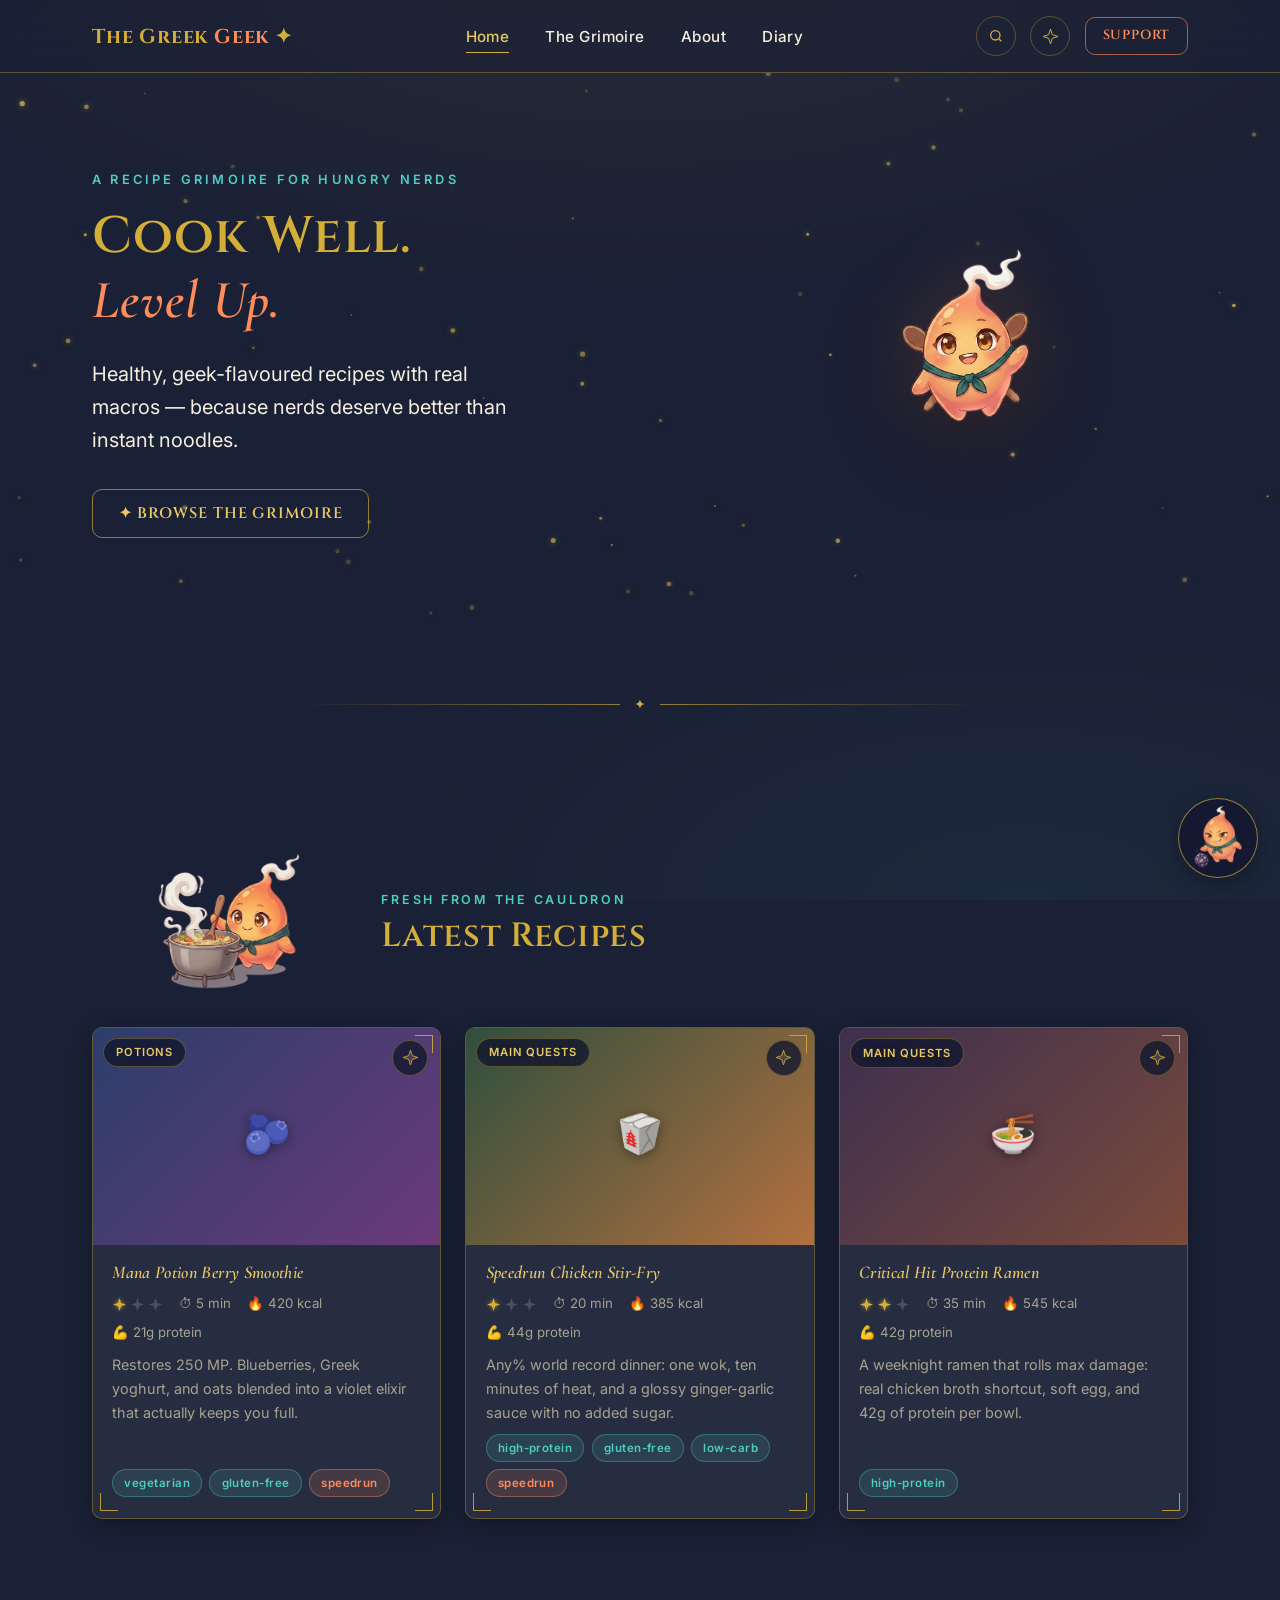
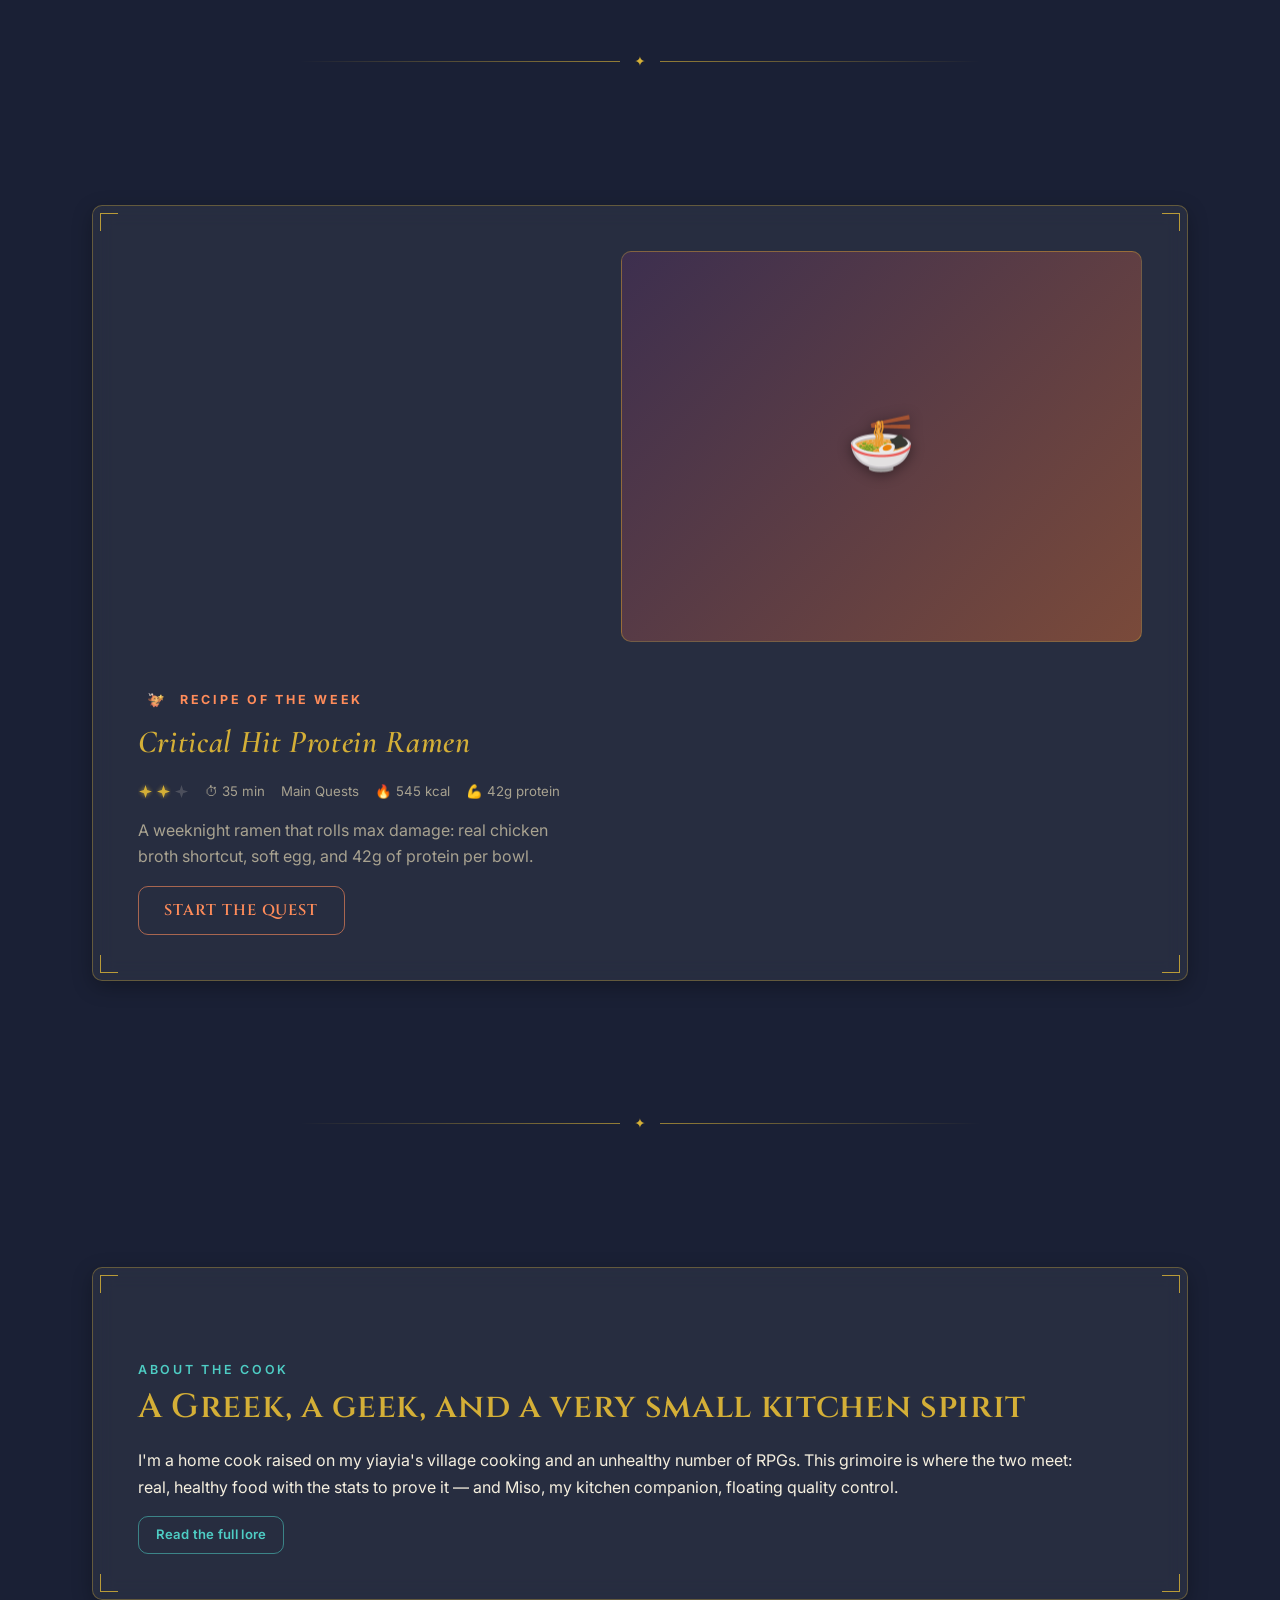
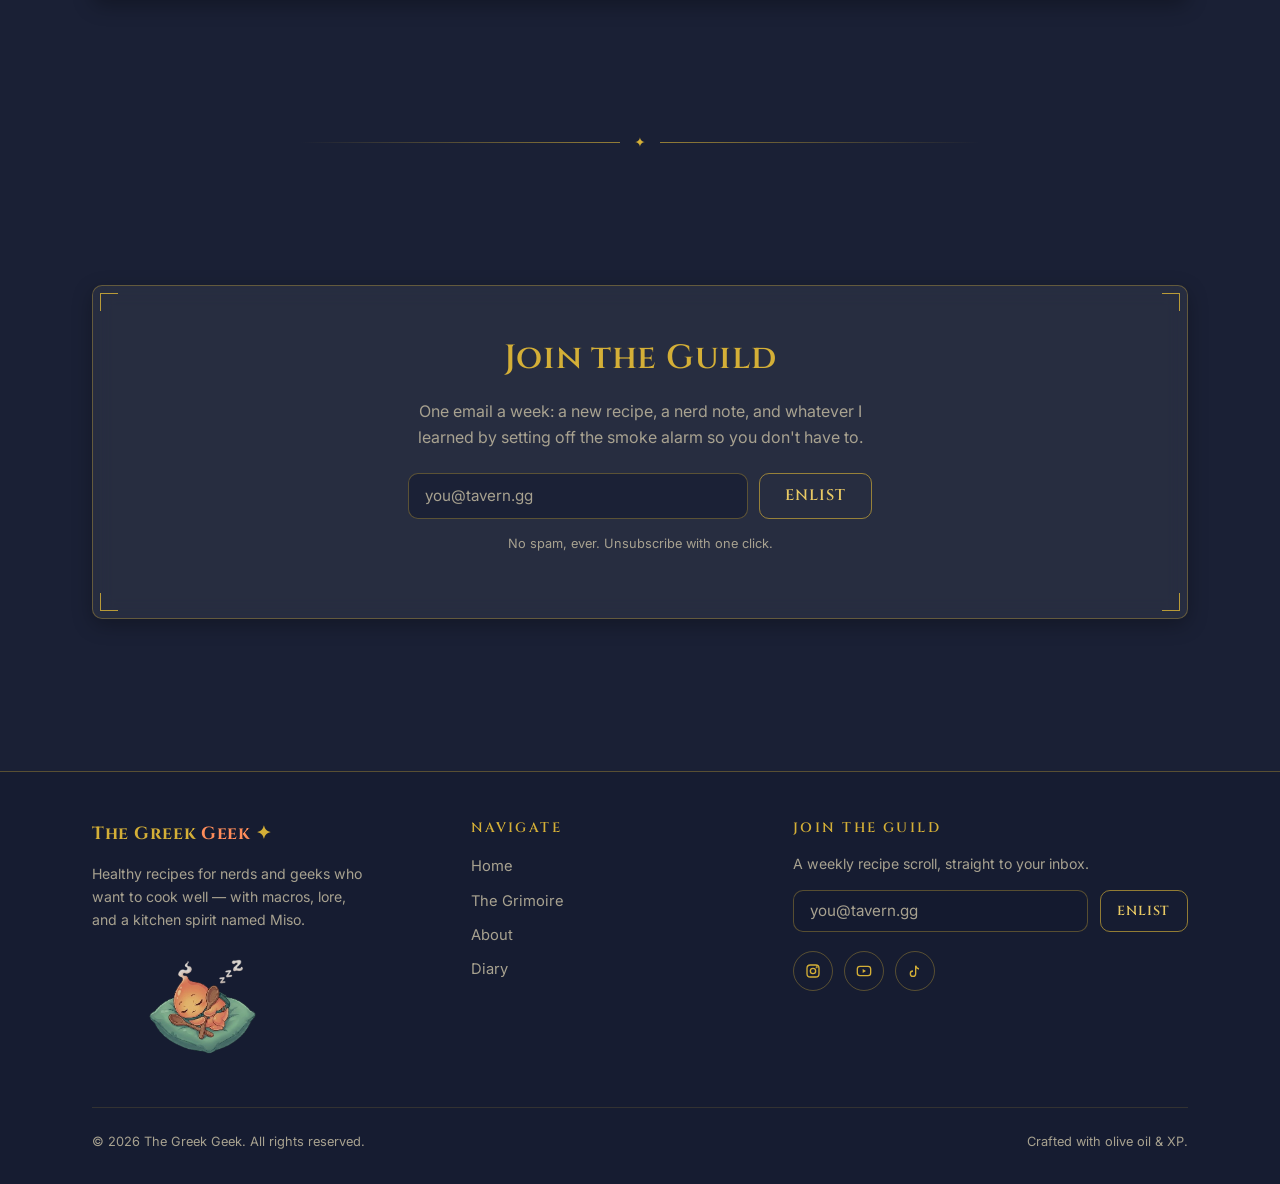
<file: index.html>
<!DOCTYPE html>
<html lang="en">
<head>
  <meta charset="UTF-8">
  <meta name="viewport" content="width=device-width, initial-scale=1.0">
  <title>The Greek Geek — A Recipe Grimoire for Hungry Nerds</title>
  <meta name="description" content="Healthy, geek-flavoured recipes with real macros. Cook well, level up.">
  <meta property="og:site_name" content="The Greek Geek">
  <meta property="og:type" content="website">
  <meta property="og:title" content="The Greek Geek — A Recipe Grimoire for Hungry Nerds">
  <meta property="og:description" content="Healthy, geek-flavoured recipes with real macros. Cook well, level up.">
  <meta property="og:image" content="https://nolie88.github.io/the-greek-geek/assets/mascot/miso-hero.png">
  <meta name="twitter:card" content="summary_large_image">
  <meta name="theme-color" content="#1a2035">
  <link rel="icon" href="data:image/svg+xml,<svg xmlns='http://www.w3.org/2000/svg' viewBox='0 0 24 24'><path fill='%23d4af37' d='M12 1.6 L14.6 9.4 L22.4 12 L14.6 14.6 L12 22.4 L9.4 14.6 L1.6 12 L9.4 9.4 Z'/></svg>">
  <link rel="preconnect" href="https://fonts.googleapis.com">
  <link rel="preconnect" href="https://fonts.gstatic.com" crossorigin>
  <link href="https://fonts.googleapis.com/css2?family=Cinzel:wght@600;700&family=Cormorant+Garamond:ital,wght@1,500;1,600&family=Inter:wght@400;500;600&display=swap" rel="stylesheet">
  <link rel="stylesheet" href="css/style.css">
</head>
<body>
  <a class="skip-link" href="#main">Skip to content</a>

  <header class="site-header">
    <div class="container site-header__inner">
      <a class="logo" href="index.html">The Greek <span class="logo-mark">Geek</span> <span aria-hidden="true">✦</span></a>
      <button class="nav-toggle" aria-expanded="false" aria-controls="site-nav" aria-label="Toggle navigation">☰</button>
      <nav class="site-nav" id="site-nav" aria-label="Main navigation">
        <ul>
          <li><a href="index.html" aria-current="page">Home</a></li>
          <li><a href="recipes.html">The Grimoire</a></li>
          <li><a href="about.html">About</a></li>
          <li><a href="diary.html">Diary</a></li>
        </ul>
      </nav>
      <div class="header-actions">
        <a class="icon-btn" href="recipes.html?focus=search" aria-label="Search recipes">
          <svg width="16" height="16" viewBox="0 0 24 24" fill="none" stroke="currentColor" stroke-width="2" aria-hidden="true"><circle cx="11" cy="11" r="7"/><path d="m20 20-3.5-3.5"/></svg>
        </a>
        <a class="btn btn--ember btn--sm" href="#" aria-disabled="true">Support</a>
      </div>
    </div>
  </header>

  <main id="main">
    <!-- HERO -->
    <section class="hero">
      <div class="hero__particles" aria-hidden="true"><canvas></canvas></div>
      <div class="container hero__inner">
        <div>
          <p class="hero__eyebrow">A recipe grimoire for hungry nerds</p>
          <h1 class="hero__title">Cook Well.<br><em>Level Up.</em></h1>
          <p class="hero__mission">Healthy, geek-flavoured recipes with real macros — because nerds deserve better than instant noodles.</p>
          <a class="btn" href="recipes.html">✦ Browse the Grimoire</a>
        </div>
        <img class="hero__miso miso-float" src="assets/mascot/miso-hero.png" alt="Miso, a small cheerful kitchen spirit with a wooden spoon, waving hello" width="677" height="369">
      </div>
    </section>

    <div class="divider" aria-hidden="true"><span>✦</span></div>

    <!-- LATEST RECIPES -->
    <section class="section container" aria-labelledby="latest-heading">
      <div class="section-heading reveal">
        <img class="miso-accent miso-accent--xl miso-float" src="assets/mascot/miso-cooking.png" alt="" width="677" height="369">
        <div>
          <span class="kicker">Fresh from the cauldron</span>
          <h2 id="latest-heading">Latest Recipes</h2>
        </div>
      </div>
      <div class="card-grid" id="latest-grid"></div>
    </section>

    <div class="divider" aria-hidden="true"><span>✦</span></div>

    <!-- RECIPE OF THE WEEK -->
    <section class="section container" aria-labelledby="rotw-heading">
      <h2 id="rotw-heading" class="visually-hidden">Recipe of the Week</h2>
      <div class="feature-panel panel ornate reveal" id="rotw-panel">
        <span class="corners" aria-hidden="true"></span>
      </div>
    </section>

    <div class="divider" aria-hidden="true"><span>✦</span></div>

    <!-- ABOUT TEASER -->
    <section class="section container" aria-labelledby="about-heading">
      <div class="about-teaser panel ornate reveal">
        <span class="corners" aria-hidden="true"></span>
        <img class="about-teaser__miso miso-float" src="assets/mascot/miso-avatar.png" alt="Miso the kitchen spirit, smiling with starry eyes" width="432" height="578">
        <div>
          <span class="kicker" style="display:block;font-size:0.78rem;font-weight:600;letter-spacing:0.22em;text-transform:uppercase;color:var(--teal);margin-bottom:0.35rem;">About the cook</span>
          <h2 id="about-heading">A Greek, a geek, and a very small kitchen spirit</h2>
          <p>I'm a home cook raised on my yiayia's village cooking and an unhealthy number of RPGs. This grimoire is where the two meet: real, healthy food with the stats to prove it — and Miso, my kitchen companion, floating quality control.</p>
          <a class="btn btn--teal btn--sm" href="about.html">Read the full lore</a>
        </div>
      </div>
    </section>

    <div class="divider" aria-hidden="true"><span>✦</span></div>

    <!-- NEWSLETTER -->
    <section class="section container" aria-labelledby="newsletter-heading">
      <div class="newsletter panel ornate reveal">
        <span class="corners" aria-hidden="true"></span>
        <h2 id="newsletter-heading">Join the Guild</h2>
        <p class="lede" style="color:var(--text-muted);max-width:48ch;margin-inline:auto;">One email a week: a new recipe, a nerd note, and whatever I learned by setting off the smoke alarm so you don't have to.</p>
        <form data-newsletter>
          <label class="visually-hidden" for="newsletter-email">Email address</label>
          <input type="email" id="newsletter-email" name="email" placeholder="you@tavern.gg" required autocomplete="email">
          <button class="btn" type="submit">Enlist</button>
        </form>
        <div class="form-success" role="status" tabindex="-1">
          <img src="assets/mascot/miso-victory.png" alt="" width="677" height="369">
          <span>Quest accepted! Check your inbox to confirm.</span>
        </div>
        <p class="form-note">No spam, ever. Unsubscribe with one click.</p>
      </div>
    </section>
  </main>

  <footer class="site-footer">
    <div class="container">
      <div class="footer-grid">
        <div class="footer-brand">
          <a class="logo" href="index.html">The Greek <span class="logo-mark">Geek</span> <span aria-hidden="true">✦</span></a>
          <p>Healthy recipes for nerds and geeks who want to cook well — with macros, lore, and a kitchen spirit named Miso.</p>
          <img class="footer-miso" src="assets/mascot/miso-404.png" alt="Miso asleep on a cushion, hugging two wooden spoons" width="677" height="369">
        </div>
        <nav class="footer-links" aria-label="Footer navigation">
          <h4>Navigate</h4>
          <ul>
            <li><a href="index.html">Home</a></li>
            <li><a href="recipes.html">The Grimoire</a></li>
            <li><a href="about.html">About</a></li>
            <li><a href="diary.html">Diary</a></li>
          </ul>
        </nav>
        <div class="footer-newsletter">
          <h4>Join the Guild</h4>
          <p style="color:var(--text-muted);font-size:0.88rem;margin:0;">A weekly recipe scroll, straight to your inbox.</p>
          <form data-newsletter>
            <label class="visually-hidden" for="footer-email">Email address</label>
            <input type="email" id="footer-email" name="email" placeholder="you@tavern.gg" required autocomplete="email">
            <button class="btn btn--sm" type="submit">Enlist</button>
          </form>
          <div class="form-success" role="status" tabindex="-1">
            <img src="assets/mascot/miso-victory.png" alt="" width="677" height="369">
            <span>Quest accepted!</span>
          </div>
          <div class="social-row" aria-label="Social links (coming soon)">
            <a class="icon-btn" href="#" aria-label="Instagram (coming soon)"><svg width="16" height="16" viewBox="0 0 24 24" fill="none" stroke="currentColor" stroke-width="2" aria-hidden="true"><rect x="3" y="3" width="18" height="18" rx="5"/><circle cx="12" cy="12" r="4"/><circle cx="17.5" cy="6.5" r="0.5" fill="currentColor"/></svg></a>
            <a class="icon-btn" href="#" aria-label="YouTube (coming soon)"><svg width="16" height="16" viewBox="0 0 24 24" fill="none" stroke="currentColor" stroke-width="2" aria-hidden="true"><rect x="2" y="5" width="20" height="14" rx="4"/><path d="m10 9 5 3-5 3z" fill="currentColor" stroke="none"/></svg></a>
            <a class="icon-btn" href="#" aria-label="TikTok (coming soon)"><svg width="16" height="16" viewBox="0 0 24 24" fill="none" stroke="currentColor" stroke-width="2" aria-hidden="true"><path d="M9 12a4 4 0 1 0 4 4V4c.5 2.5 2.5 4.5 5 5"/></svg></a>
          </div>
        </div>
      </div>
      <div class="footer-bottom">
        <span>© <span data-year>2026</span> The Greek Geek. All rights reserved.</span>
        <span>Crafted with olive oil &amp; XP.</span>
      </div>
    </div>
  </footer>

  <script src="js/data/recipes.js"></script>
  <script src="js/favourites.js"></script>
  <script src="js/main.js"></script>
  <script src="js/home.js"></script>
</body>
</html>
</file>
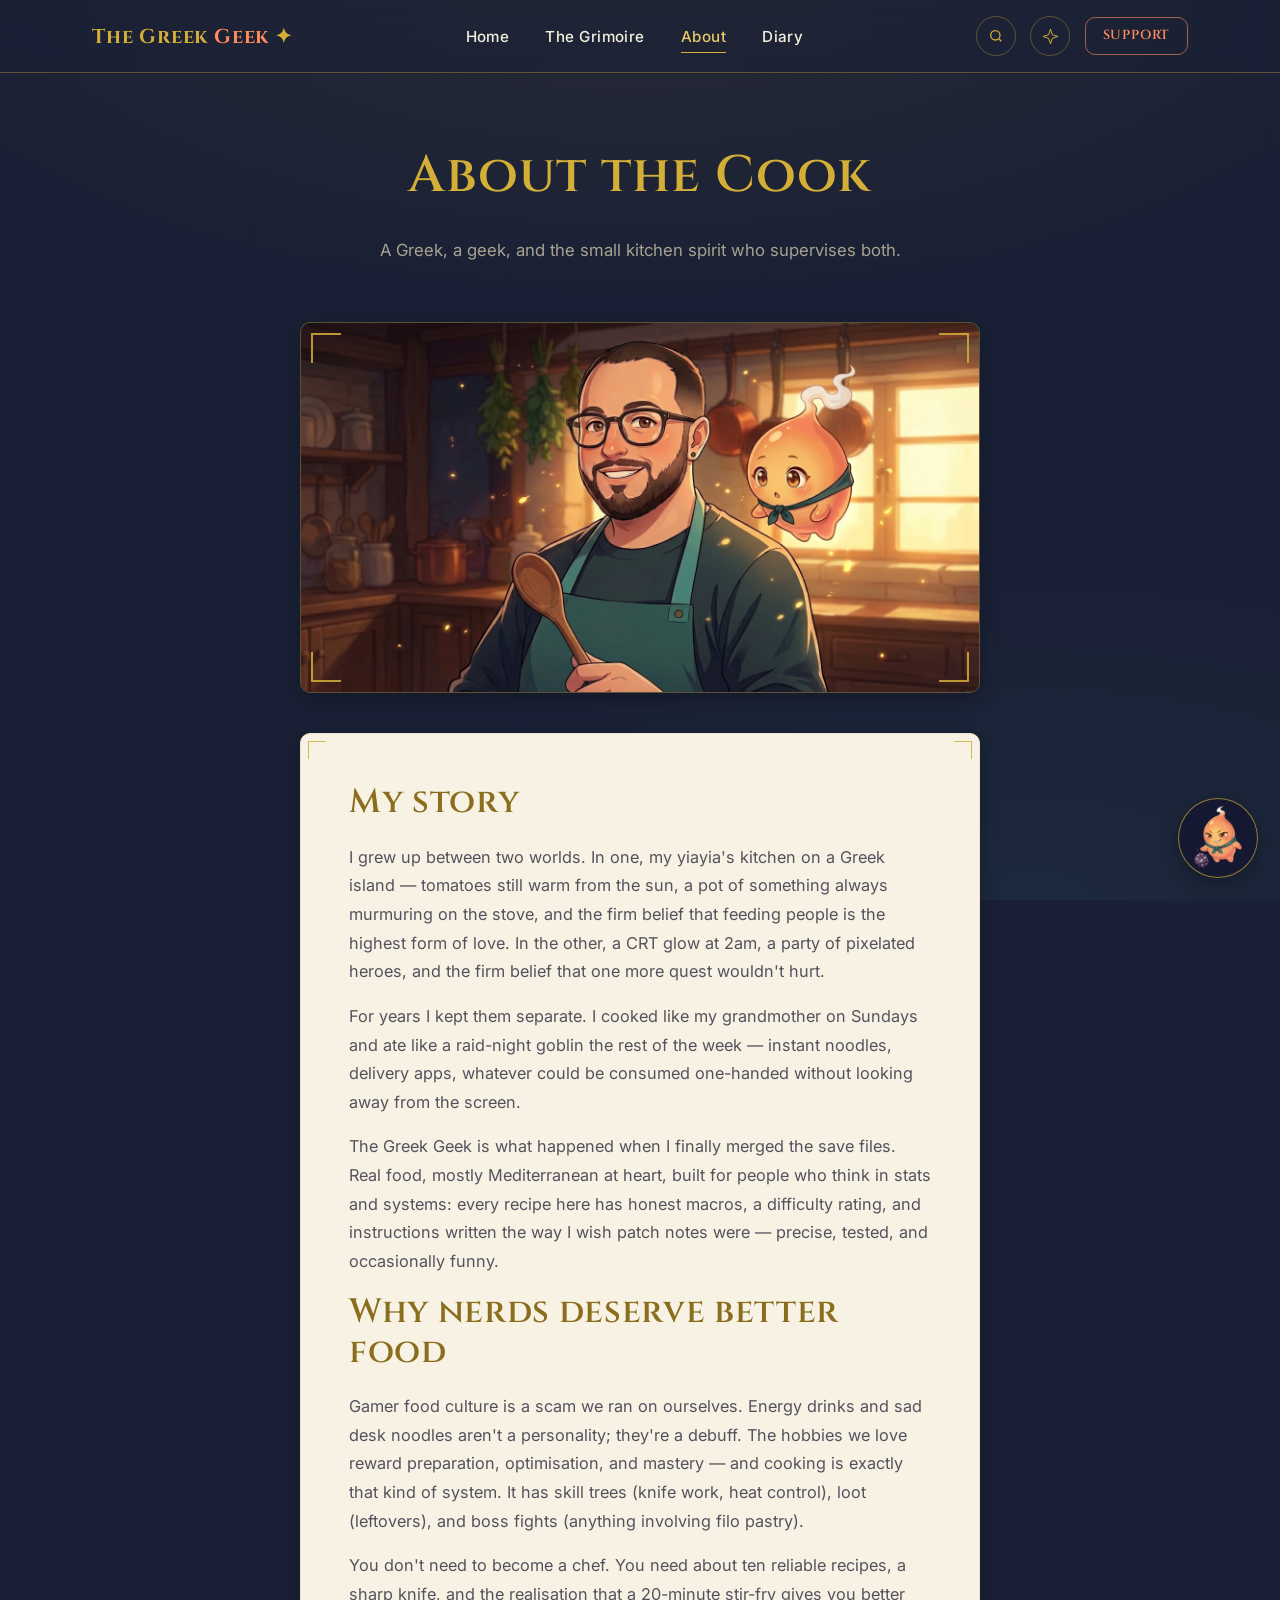
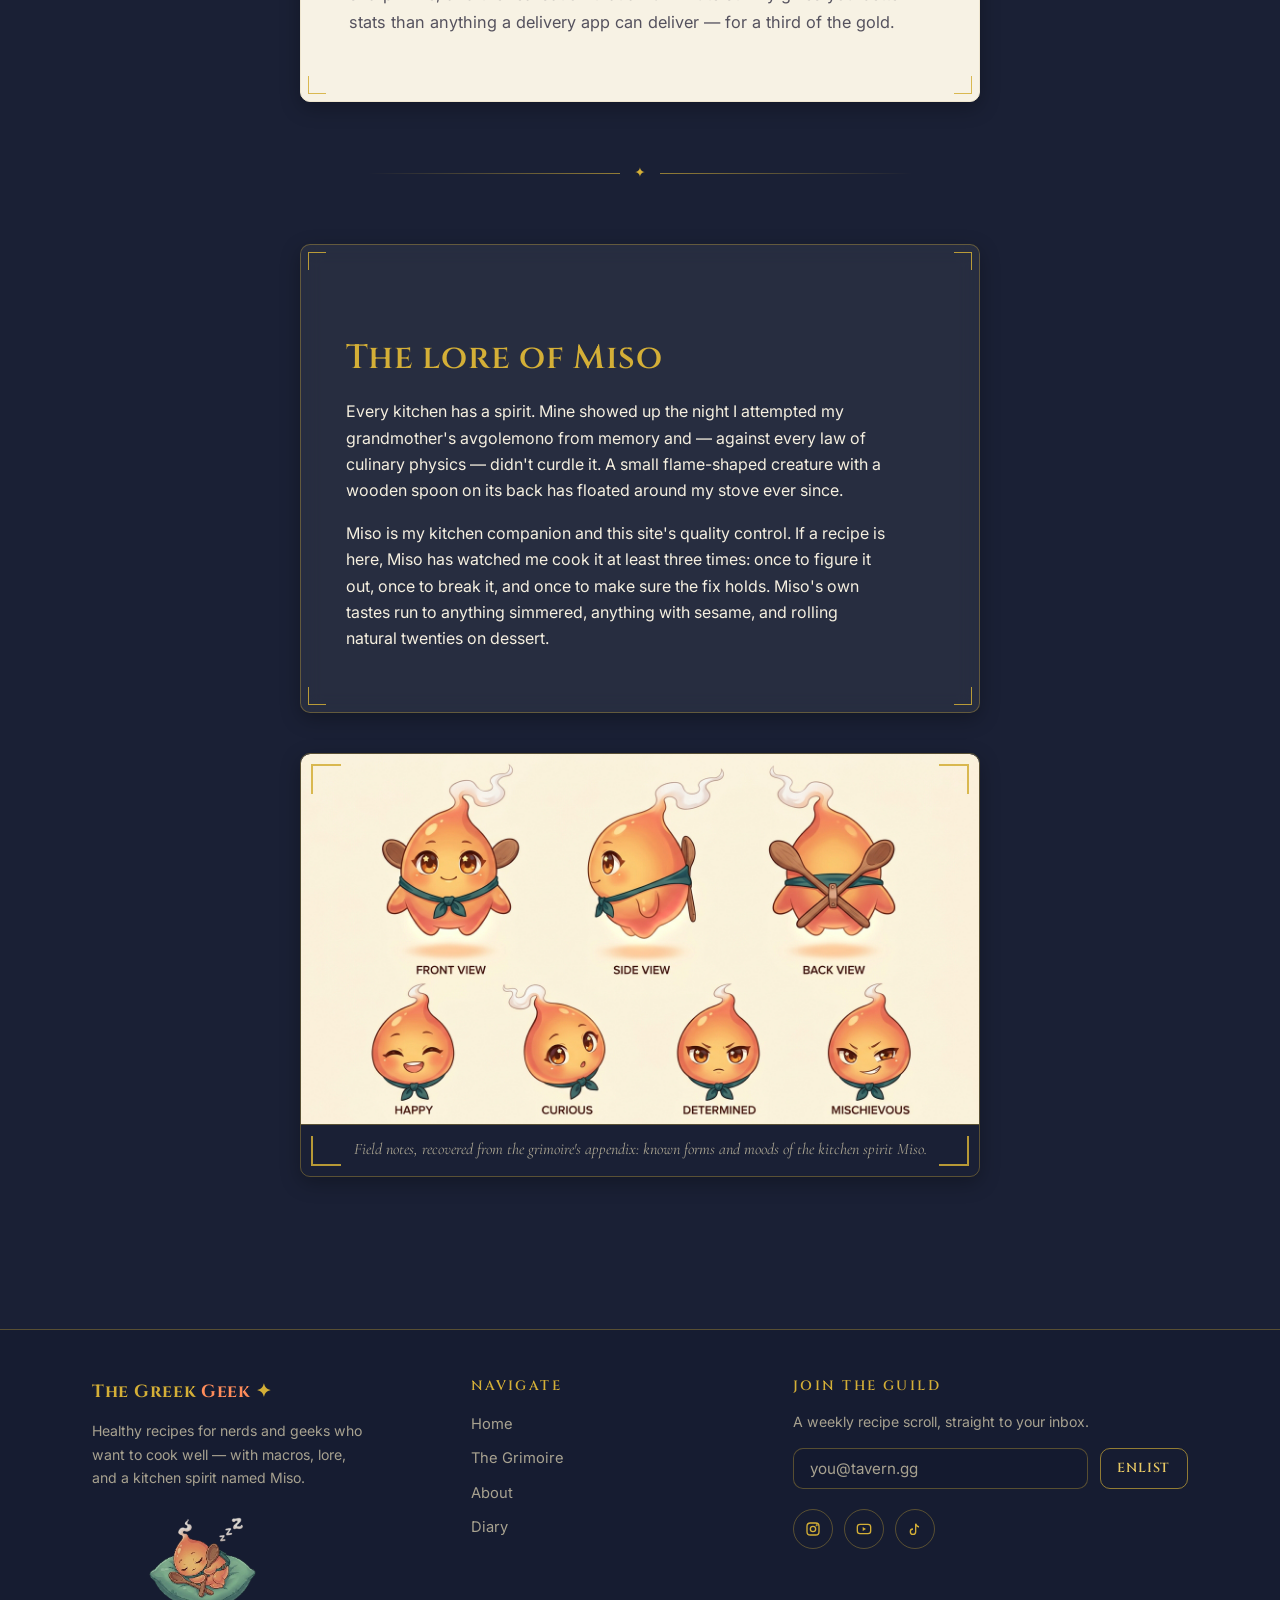
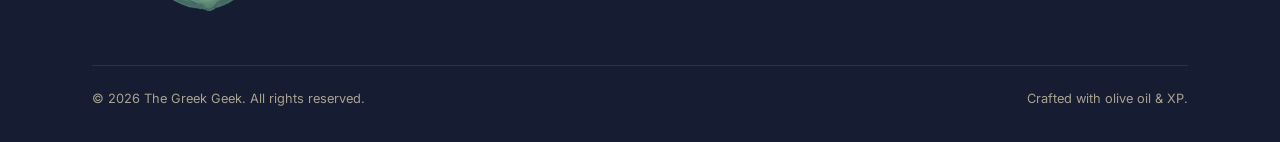
<file: about.html>
<!DOCTYPE html>
<html lang="en">
<head>
  <meta charset="UTF-8">
  <meta name="viewport" content="width=device-width, initial-scale=1.0">
  <title>About | The Greek Geek</title>
  <meta name="description" content="The story of The Greek Geek — a home cook raised on village food and RPGs, and Miso, the kitchen spirit.">
  <meta property="og:site_name" content="The Greek Geek">
  <meta property="og:type" content="website">
  <meta property="og:title" content="About | The Greek Geek">
  <meta property="og:description" content="The story of The Greek Geek — a home cook raised on village food and RPGs, and Miso, the kitchen spirit.">
  <meta property="og:image" content="https://nolie88.github.io/the-greek-geek/assets/about/me-and-miso-kitchen.jpg">
  <meta name="twitter:card" content="summary_large_image">
  <meta name="theme-color" content="#1a2035">
  <link rel="icon" href="data:image/svg+xml,<svg xmlns='http://www.w3.org/2000/svg' viewBox='0 0 24 24'><path fill='%23d4af37' d='M12 1.6 L14.6 9.4 L22.4 12 L14.6 14.6 L12 22.4 L9.4 14.6 L1.6 12 L9.4 9.4 Z'/></svg>">
  <link rel="preconnect" href="https://fonts.googleapis.com">
  <link rel="preconnect" href="https://fonts.gstatic.com" crossorigin>
  <link href="https://fonts.googleapis.com/css2?family=Cinzel:wght@600;700&family=Cormorant+Garamond:ital,wght@1,500;1,600&family=Inter:wght@400;500;600&display=swap" rel="stylesheet">
  <link rel="stylesheet" href="css/style.css">
</head>
<body>
  <a class="skip-link" href="#main">Skip to content</a>

  <header class="site-header">
    <div class="container site-header__inner">
      <a class="logo" href="index.html">The Greek <span class="logo-mark">Geek</span> <span aria-hidden="true">✦</span></a>
      <button class="nav-toggle" aria-expanded="false" aria-controls="site-nav" aria-label="Toggle navigation">☰</button>
      <nav class="site-nav" id="site-nav" aria-label="Main navigation">
        <ul>
          <li><a href="index.html">Home</a></li>
          <li><a href="recipes.html">The Grimoire</a></li>
          <li><a href="about.html" aria-current="page">About</a></li>
          <li><a href="diary.html">Diary</a></li>
        </ul>
      </nav>
      <div class="header-actions">
        <a class="icon-btn" href="recipes.html?focus=search" aria-label="Search recipes">
          <svg width="16" height="16" viewBox="0 0 24 24" fill="none" stroke="currentColor" stroke-width="2" aria-hidden="true"><circle cx="11" cy="11" r="7"/><path d="m20 20-3.5-3.5"/></svg>
        </a>
        <a class="btn btn--ember btn--sm" href="#" aria-disabled="true">Support</a>
      </div>
    </div>
  </header>

  <main id="main">
    <section class="page-hero container">
      <h1 class="reveal">About the Cook</h1>
      <p class="lede reveal">A Greek, a geek, and the small kitchen spirit who supervises both.</p>
    </section>

    <section class="section container" style="padding-top:0;">
      <div class="article-body">
        <div class="photo-frame ornate ornate--lg reveal" style="margin-bottom:clamp(1.5rem,4vw,2.5rem);">
          <span class="corners" aria-hidden="true"></span>
          <img src="assets/about/me-and-miso-kitchen.jpg" alt="The cook smiling in a warm kitchen, wooden spoon in hand, with Miso the kitchen spirit floating at his shoulder" width="1408" height="768">
        </div>

        <div class="parchment-panel ornate reveal">
          <span class="corners" aria-hidden="true"></span>
          <h2>My story</h2>
          <p>I grew up between two worlds. In one, my yiayia's kitchen on a Greek island — tomatoes still warm from the sun, a pot of something always murmuring on the stove, and the firm belief that feeding people is the highest form of love. In the other, a CRT glow at 2am, a party of pixelated heroes, and the firm belief that one more quest wouldn't hurt.</p>
          <p>For years I kept them separate. I cooked like my grandmother on Sundays and ate like a raid-night goblin the rest of the week — instant noodles, delivery apps, whatever could be consumed one-handed without looking away from the screen.</p>
          <p>The Greek Geek is what happened when I finally merged the save files. Real food, mostly Mediterranean at heart, built for people who think in stats and systems: every recipe here has honest macros, a difficulty rating, and instructions written the way I wish patch notes were — precise, tested, and occasionally funny.</p>

          <h2>Why nerds deserve better food</h2>
          <p>Gamer food culture is a scam we ran on ourselves. Energy drinks and sad desk noodles aren't a personality; they're a debuff. The hobbies we love reward preparation, optimisation, and mastery — and cooking is exactly that kind of system. It has skill trees (knife work, heat control), loot (leftovers), and boss fights (anything involving filo pastry).</p>
          <p>You don't need to become a chef. You need about ten reliable recipes, a sharp knife, and the realisation that a 20-minute stir-fry gives you better stats than anything a delivery app can deliver — for a third of the gold.</p>
        </div>

        <div class="divider" aria-hidden="true"><span>✦</span></div>

        <div class="about-teaser panel ornate reveal">
          <span class="corners" aria-hidden="true"></span>
          <img class="about-teaser__miso miso-float" src="assets/mascot/miso-d20.png" alt="Miso grinning mischievously while kicking a purple twenty-sided die" width="677" height="369">
          <div>
            <h2>The lore of Miso</h2>
            <p>Every kitchen has a spirit. Mine showed up the night I attempted my grandmother's avgolemono from memory and — against every law of culinary physics — didn't curdle it. A small flame-shaped creature with a wooden spoon on its back has floated around my stove ever since.</p>
            <p>Miso is my kitchen companion and this site's quality control. If a recipe is here, Miso has watched me cook it at least three times: once to figure it out, once to break it, and once to make sure the fix holds. Miso's own tastes run to anything simmered, anything with sesame, and rolling natural twenties on dessert.</p>
          </div>
        </div>

        <figure class="photo-frame ornate ornate--lg reveal" style="margin:clamp(1.5rem,4vw,2.5rem) 0 0;">
          <span class="corners" aria-hidden="true"></span>
          <img src="assets/about/miso-character-sheet.jpg" alt="Miso's character sheet: front, side, and back views showing the wooden spoons strapped over the scarf, plus four expressions — happy, curious, determined, and mischievous" width="1408" height="768" loading="lazy">
          <figcaption>Field notes, recovered from the grimoire's appendix: known forms and moods of the kitchen spirit Miso.</figcaption>
        </figure>
      </div>
    </section>
  </main>

  <footer class="site-footer">
    <div class="container">
      <div class="footer-grid">
        <div class="footer-brand">
          <a class="logo" href="index.html">The Greek <span class="logo-mark">Geek</span> <span aria-hidden="true">✦</span></a>
          <p>Healthy recipes for nerds and geeks who want to cook well — with macros, lore, and a kitchen spirit named Miso.</p>
          <img class="footer-miso" src="assets/mascot/miso-404.png" alt="Miso asleep on a cushion, hugging two wooden spoons" width="677" height="369">
        </div>
        <nav class="footer-links" aria-label="Footer navigation">
          <h4>Navigate</h4>
          <ul>
            <li><a href="index.html">Home</a></li>
            <li><a href="recipes.html">The Grimoire</a></li>
            <li><a href="about.html">About</a></li>
            <li><a href="diary.html">Diary</a></li>
          </ul>
        </nav>
        <div class="footer-newsletter">
          <h4>Join the Guild</h4>
          <p style="color:var(--text-muted);font-size:0.88rem;margin:0;">A weekly recipe scroll, straight to your inbox.</p>
          <form data-newsletter>
            <label class="visually-hidden" for="footer-email">Email address</label>
            <input type="email" id="footer-email" name="email" placeholder="you@tavern.gg" required autocomplete="email">
            <button class="btn btn--sm" type="submit">Enlist</button>
          </form>
          <div class="form-success" role="status" tabindex="-1">
            <img src="assets/mascot/miso-victory.png" alt="" width="677" height="369">
            <span>Quest accepted!</span>
          </div>
          <div class="social-row" aria-label="Social links (coming soon)">
            <a class="icon-btn" href="#" aria-label="Instagram (coming soon)"><svg width="16" height="16" viewBox="0 0 24 24" fill="none" stroke="currentColor" stroke-width="2" aria-hidden="true"><rect x="3" y="3" width="18" height="18" rx="5"/><circle cx="12" cy="12" r="4"/><circle cx="17.5" cy="6.5" r="0.5" fill="currentColor"/></svg></a>
            <a class="icon-btn" href="#" aria-label="YouTube (coming soon)"><svg width="16" height="16" viewBox="0 0 24 24" fill="none" stroke="currentColor" stroke-width="2" aria-hidden="true"><rect x="2" y="5" width="20" height="14" rx="4"/><path d="m10 9 5 3-5 3z" fill="currentColor" stroke="none"/></svg></a>
            <a class="icon-btn" href="#" aria-label="TikTok (coming soon)"><svg width="16" height="16" viewBox="0 0 24 24" fill="none" stroke="currentColor" stroke-width="2" aria-hidden="true"><path d="M9 12a4 4 0 1 0 4 4V4c.5 2.5 2.5 4.5 5 5"/></svg></a>
          </div>
        </div>
      </div>
      <div class="footer-bottom">
        <span>© <span data-year>2026</span> The Greek Geek. All rights reserved.</span>
        <span>Crafted with olive oil &amp; XP.</span>
      </div>
    </div>
  </footer>

  <script src="js/data/recipes.js"></script>
  <script src="js/favourites.js"></script>
  <script src="js/main.js"></script>
</body>
</html>
</file>
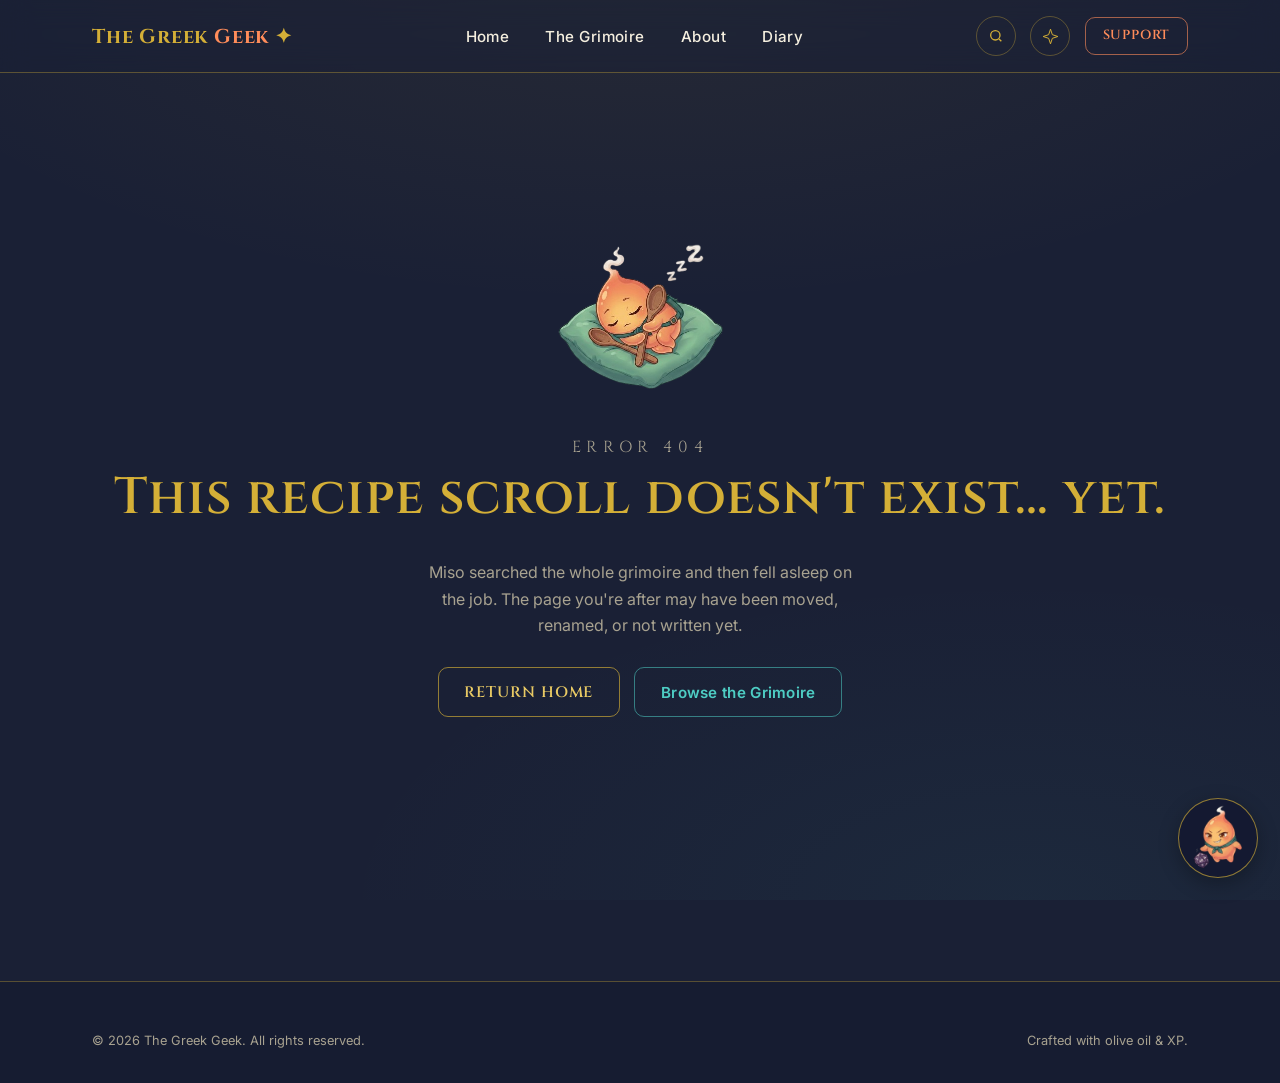
<file: article.html>
<!DOCTYPE html>
<html lang="en">
<head>
  <meta charset="UTF-8">
  <meta name="viewport" content="width=device-width, initial-scale=1.0">
  <title>Diary Entry | The Greek Geek</title>
  <meta name="description" content="A diary entry from The Greek Geek.">
  <meta property="og:site_name" content="The Greek Geek">
  <meta property="og:type" content="article">
  <meta property="og:title" content="Diary Entry | The Greek Geek">
  <meta property="og:description" content="A diary entry from The Greek Geek.">
  <meta property="og:image" content="https://nolie88.github.io/the-greek-geek/assets/mascot/miso-scroll.png">
  <meta name="twitter:card" content="summary_large_image">
  <meta name="theme-color" content="#1a2035">
  <link rel="icon" href="data:image/svg+xml,<svg xmlns='http://www.w3.org/2000/svg' viewBox='0 0 24 24'><path fill='%23d4af37' d='M12 1.6 L14.6 9.4 L22.4 12 L14.6 14.6 L12 22.4 L9.4 14.6 L1.6 12 L9.4 9.4 Z'/></svg>">
  <link rel="preconnect" href="https://fonts.googleapis.com">
  <link rel="preconnect" href="https://fonts.gstatic.com" crossorigin>
  <link href="https://fonts.googleapis.com/css2?family=Cinzel:wght@600;700&family=Cormorant+Garamond:ital,wght@1,500;1,600&family=Inter:wght@400;500;600&display=swap" rel="stylesheet">
  <link rel="stylesheet" href="css/style.css">
</head>
<body>
  <a class="skip-link" href="#main">Skip to content</a>

  <header class="site-header">
    <div class="container site-header__inner">
      <a class="logo" href="index.html">The Greek <span class="logo-mark">Geek</span> <span aria-hidden="true">✦</span></a>
      <button class="nav-toggle" aria-expanded="false" aria-controls="site-nav" aria-label="Toggle navigation">☰</button>
      <nav class="site-nav" id="site-nav" aria-label="Main navigation">
        <ul>
          <li><a href="index.html">Home</a></li>
          <li><a href="recipes.html">The Grimoire</a></li>
          <li><a href="about.html">About</a></li>
          <li><a href="diary.html" aria-current="page">Diary</a></li>
        </ul>
      </nav>
      <div class="header-actions">
        <a class="icon-btn" href="recipes.html?focus=search" aria-label="Search recipes">
          <svg width="16" height="16" viewBox="0 0 24 24" fill="none" stroke="currentColor" stroke-width="2" aria-hidden="true"><circle cx="11" cy="11" r="7"/><path d="m20 20-3.5-3.5"/></svg>
        </a>
        <a class="btn btn--ember btn--sm" href="#" aria-disabled="true">Support</a>
      </div>
    </div>
  </header>

  <main id="main">
    <article class="section container">
      <div class="page-hero" style="padding-top:clamp(1.5rem,4vw,2.5rem);">
        <p class="post-card__date reveal" id="article-date"></p>
        <h1 class="flourish reveal" id="article-title">Loading entry…</h1>
      </div>
      <div class="article-body reveal">
        <div class="parchment-panel ornate">
          <span class="corners" aria-hidden="true"></span>
          <div id="article-content"></div>
        </div>
        <p style="text-align:center;margin-top:2.2rem;">
          <a class="btn btn--teal btn--sm" href="diary.html">← Back to the Diary</a>
        </p>
      </div>
    </article>
  </main>

  <footer class="site-footer">
    <div class="container">
      <div class="footer-bottom" style="border-top:none;margin-top:0;padding-top:0;">
        <span>© <span data-year>2026</span> The Greek Geek. All rights reserved.</span>
        <span>Crafted with olive oil &amp; XP.</span>
      </div>
    </div>
  </footer>

  <script src="js/data/recipes.js"></script>
  <script src="js/data/posts.js"></script>
  <script src="js/favourites.js"></script>
  <script src="js/main.js"></script>
  <script>
    (function () {
      "use strict";
      const slug = new URLSearchParams(location.search).get("slug");
      const post = slug ? window.DiaryData.getPostBySlug(slug) : null;
      if (!post) {
        location.replace("404.html");
        return;
      }
      document.title = post.title + " | The Greek Geek";
      document.getElementById("article-date").textContent =
        window.GG.formatDate(post.publishedAt) + " · " + post.readMinutes + " min read";
      document.getElementById("article-title").textContent = post.title;
      document.getElementById("article-content").innerHTML =
        post.body.map((p) => "<p>" + window.GG.escapeHtml(p) + "</p>").join("");
    })();
  </script>
</body>
</html>
</file>
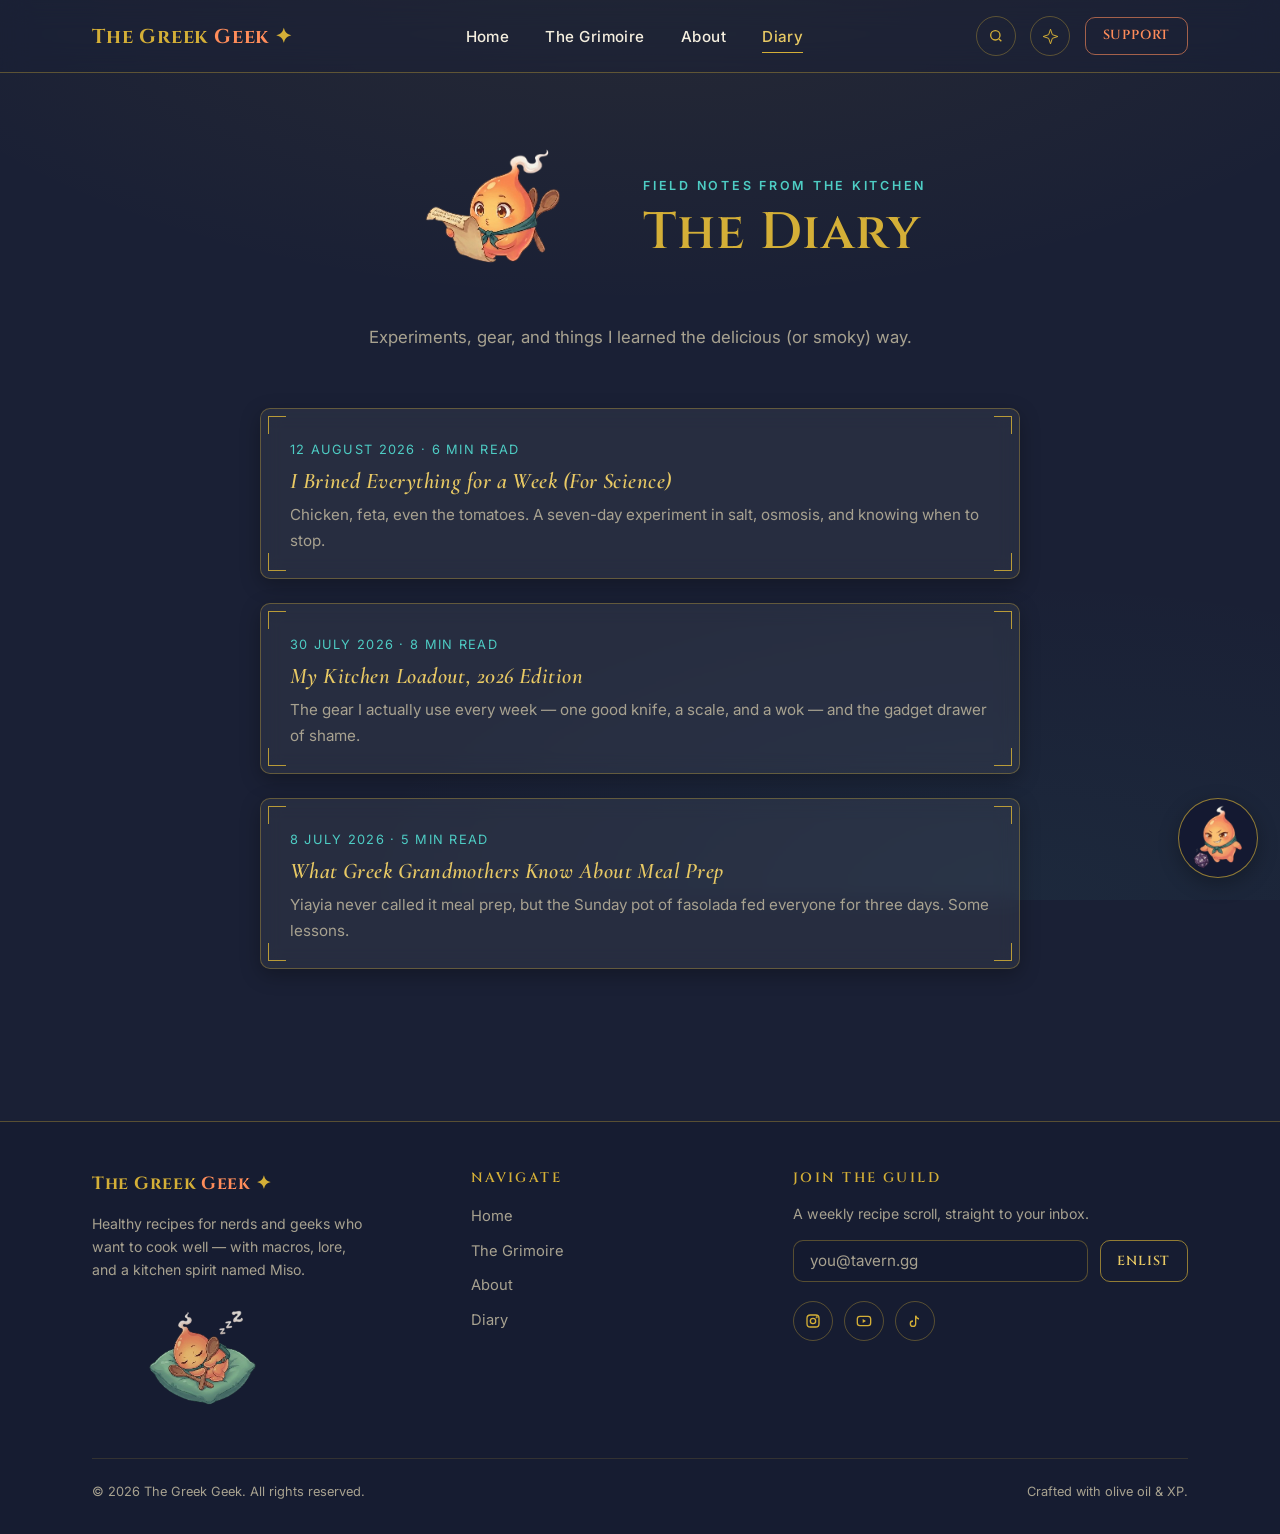
<file: diary.html>
<!DOCTYPE html>
<html lang="en">
<head>
  <meta charset="UTF-8">
  <meta name="viewport" content="width=device-width, initial-scale=1.0">
  <title>Diary | The Greek Geek</title>
  <meta name="description" content="Kitchen experiments, gear notes, and lessons learned — the cook's diary of The Greek Geek.">
  <meta property="og:site_name" content="The Greek Geek">
  <meta property="og:type" content="website">
  <meta property="og:title" content="Diary | The Greek Geek">
  <meta property="og:description" content="Kitchen experiments, gear notes, and lessons learned — the cook's diary of The Greek Geek.">
  <meta property="og:image" content="https://nolie88.github.io/the-greek-geek/assets/mascot/miso-glasses.png">
  <meta name="twitter:card" content="summary_large_image">
  <meta name="theme-color" content="#1a2035">
  <link rel="icon" href="data:image/svg+xml,<svg xmlns='http://www.w3.org/2000/svg' viewBox='0 0 24 24'><path fill='%23d4af37' d='M12 1.6 L14.6 9.4 L22.4 12 L14.6 14.6 L12 22.4 L9.4 14.6 L1.6 12 L9.4 9.4 Z'/></svg>">
  <link rel="preconnect" href="https://fonts.googleapis.com">
  <link rel="preconnect" href="https://fonts.gstatic.com" crossorigin>
  <link href="https://fonts.googleapis.com/css2?family=Cinzel:wght@600;700&family=Cormorant+Garamond:ital,wght@1,500;1,600&family=Inter:wght@400;500;600&display=swap" rel="stylesheet">
  <link rel="stylesheet" href="css/style.css">
</head>
<body>
  <a class="skip-link" href="#main">Skip to content</a>

  <header class="site-header">
    <div class="container site-header__inner">
      <a class="logo" href="index.html">The Greek <span class="logo-mark">Geek</span> <span aria-hidden="true">✦</span></a>
      <button class="nav-toggle" aria-expanded="false" aria-controls="site-nav" aria-label="Toggle navigation">☰</button>
      <nav class="site-nav" id="site-nav" aria-label="Main navigation">
        <ul>
          <li><a href="index.html">Home</a></li>
          <li><a href="recipes.html">The Grimoire</a></li>
          <li><a href="about.html">About</a></li>
          <li><a href="diary.html" aria-current="page">Diary</a></li>
        </ul>
      </nav>
      <div class="header-actions">
        <a class="icon-btn" href="recipes.html?focus=search" aria-label="Search recipes">
          <svg width="16" height="16" viewBox="0 0 24 24" fill="none" stroke="currentColor" stroke-width="2" aria-hidden="true"><circle cx="11" cy="11" r="7"/><path d="m20 20-3.5-3.5"/></svg>
        </a>
        <a class="btn btn--ember btn--sm" href="#" aria-disabled="true">Support</a>
      </div>
    </div>
  </header>

  <main id="main">
    <section class="page-hero container">
      <div class="section-heading reveal" style="justify-content:center;">
        <img class="miso-accent miso-accent--xl miso-float" src="assets/mascot/miso-scroll.png" alt="" width="677" height="369">
        <div style="text-align:left;">
          <span class="kicker">Field notes from the kitchen</span>
          <h1 style="margin:0;">The Diary</h1>
        </div>
      </div>
      <p class="lede reveal">Experiments, gear, and things I learned the delicious (or smoky) way.</p>
    </section>

    <section class="section container" style="padding-top:0;">
      <div class="post-list" id="post-list" style="max-width:760px;margin-inline:auto;"></div>
    </section>
  </main>

  <footer class="site-footer">
    <div class="container">
      <div class="footer-grid">
        <div class="footer-brand">
          <a class="logo" href="index.html">The Greek <span class="logo-mark">Geek</span> <span aria-hidden="true">✦</span></a>
          <p>Healthy recipes for nerds and geeks who want to cook well — with macros, lore, and a kitchen spirit named Miso.</p>
          <img class="footer-miso" src="assets/mascot/miso-404.png" alt="Miso asleep on a cushion, hugging two wooden spoons" width="677" height="369">
        </div>
        <nav class="footer-links" aria-label="Footer navigation">
          <h4>Navigate</h4>
          <ul>
            <li><a href="index.html">Home</a></li>
            <li><a href="recipes.html">The Grimoire</a></li>
            <li><a href="about.html">About</a></li>
            <li><a href="diary.html">Diary</a></li>
          </ul>
        </nav>
        <div class="footer-newsletter">
          <h4>Join the Guild</h4>
          <p style="color:var(--text-muted);font-size:0.88rem;margin:0;">A weekly recipe scroll, straight to your inbox.</p>
          <form data-newsletter>
            <label class="visually-hidden" for="footer-email">Email address</label>
            <input type="email" id="footer-email" name="email" placeholder="you@tavern.gg" required autocomplete="email">
            <button class="btn btn--sm" type="submit">Enlist</button>
          </form>
          <div class="form-success" role="status" tabindex="-1">
            <img src="assets/mascot/miso-victory.png" alt="" width="677" height="369">
            <span>Quest accepted!</span>
          </div>
          <div class="social-row" aria-label="Social links (coming soon)">
            <a class="icon-btn" href="#" aria-label="Instagram (coming soon)"><svg width="16" height="16" viewBox="0 0 24 24" fill="none" stroke="currentColor" stroke-width="2" aria-hidden="true"><rect x="3" y="3" width="18" height="18" rx="5"/><circle cx="12" cy="12" r="4"/><circle cx="17.5" cy="6.5" r="0.5" fill="currentColor"/></svg></a>
            <a class="icon-btn" href="#" aria-label="YouTube (coming soon)"><svg width="16" height="16" viewBox="0 0 24 24" fill="none" stroke="currentColor" stroke-width="2" aria-hidden="true"><rect x="2" y="5" width="20" height="14" rx="4"/><path d="m10 9 5 3-5 3z" fill="currentColor" stroke="none"/></svg></a>
            <a class="icon-btn" href="#" aria-label="TikTok (coming soon)"><svg width="16" height="16" viewBox="0 0 24 24" fill="none" stroke="currentColor" stroke-width="2" aria-hidden="true"><path d="M9 12a4 4 0 1 0 4 4V4c.5 2.5 2.5 4.5 5 5"/></svg></a>
          </div>
        </div>
      </div>
      <div class="footer-bottom">
        <span>© <span data-year>2026</span> The Greek Geek. All rights reserved.</span>
        <span>Crafted with olive oil &amp; XP.</span>
      </div>
    </div>
  </footer>

  <script src="js/data/recipes.js"></script>
  <script src="js/data/posts.js"></script>
  <script src="js/favourites.js"></script>
  <script src="js/main.js"></script>
  <script>
    (function () {
      "use strict";
      const list = document.getElementById("post-list");
      list.innerHTML = window.DiaryData.getAllPosts().map((p) => `
        <a class="post-card panel ornate reveal" href="article.html?slug=${encodeURIComponent(p.slug)}">
          <span class="corners" aria-hidden="true"></span>
          <span class="post-card__date">${window.GG.formatDate(p.publishedAt)} · ${p.readMinutes} min read</span>
          <h3 class="flourish">${window.GG.escapeHtml(p.title)}</h3>
          <p>${window.GG.escapeHtml(p.excerpt)}</p>
        </a>`).join("");
      if (window.GG_observeReveals) window.GG_observeReveals();
    })();
  </script>
</body>
</html>
</file>
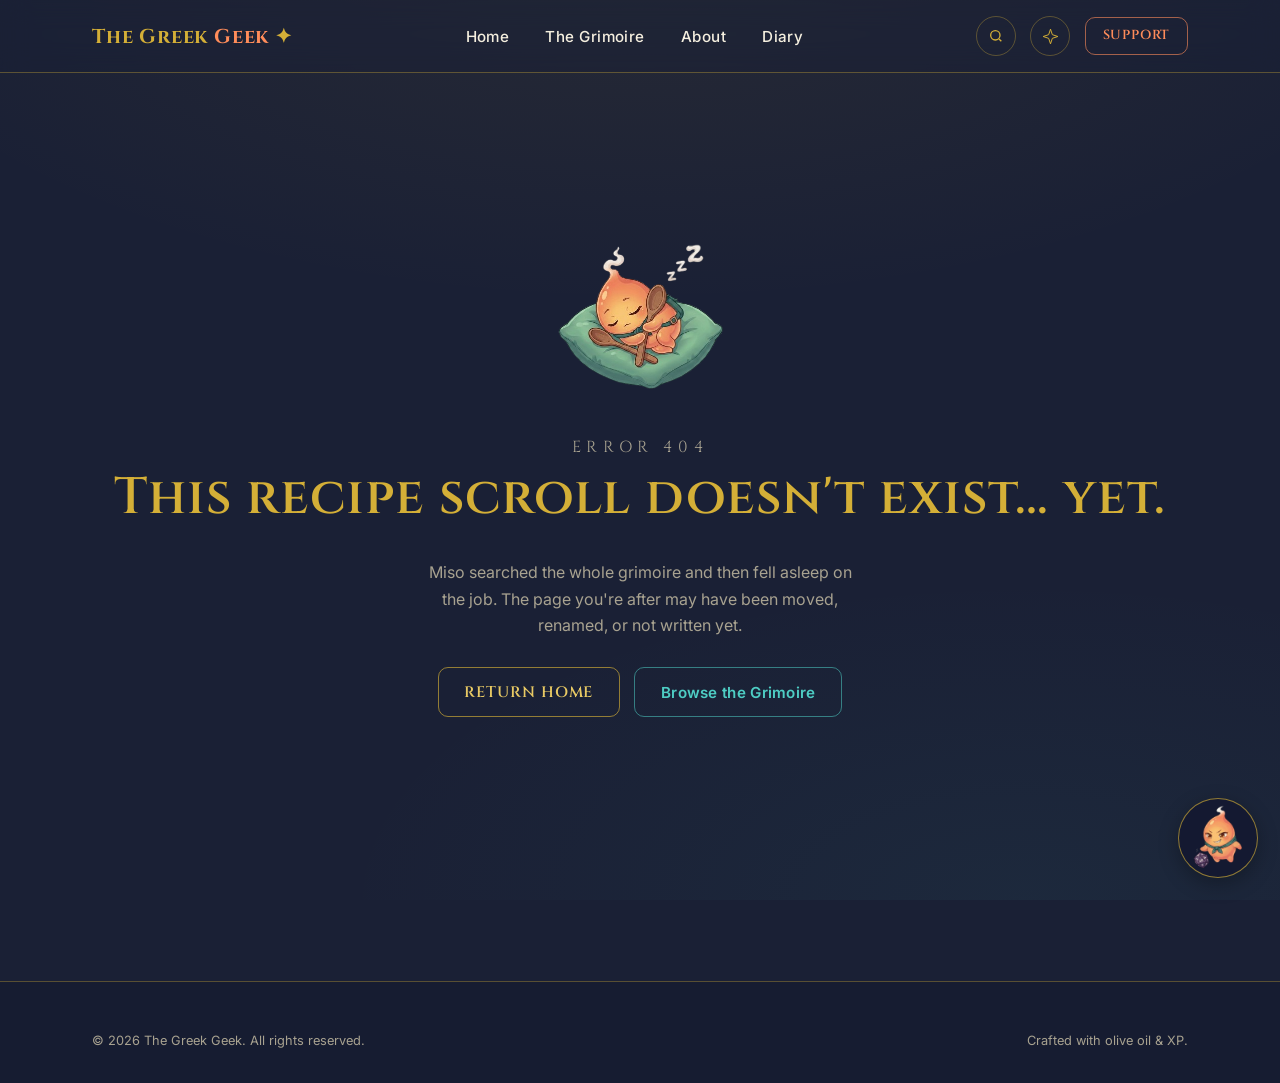
<file: recipe.html>
<!DOCTYPE html>
<html lang="en">
<head>
  <meta charset="UTF-8">
  <meta name="viewport" content="width=device-width, initial-scale=1.0">
  <title>Recipe | The Greek Geek</title>
  <meta name="description" content="A recipe scroll from The Greek Geek grimoire.">
  <meta property="og:site_name" content="The Greek Geek">
  <meta property="og:type" content="article">
  <meta property="og:title" content="Recipe | The Greek Geek">
  <meta property="og:description" content="A recipe scroll from The Greek Geek grimoire.">
  <meta property="og:image" content="https://nolie88.github.io/the-greek-geek/assets/mascot/miso-cooking.png">
  <meta name="twitter:card" content="summary_large_image">
  <meta name="theme-color" content="#1a2035">
  <link rel="icon" href="data:image/svg+xml,<svg xmlns='http://www.w3.org/2000/svg' viewBox='0 0 24 24'><path fill='%23d4af37' d='M12 1.6 L14.6 9.4 L22.4 12 L14.6 14.6 L12 22.4 L9.4 14.6 L1.6 12 L9.4 9.4 Z'/></svg>">
  <link rel="preconnect" href="https://fonts.googleapis.com">
  <link rel="preconnect" href="https://fonts.gstatic.com" crossorigin>
  <link href="https://fonts.googleapis.com/css2?family=Cinzel:wght@600;700&family=Cormorant+Garamond:ital,wght@1,500;1,600&family=Inter:wght@400;500;600&display=swap" rel="stylesheet">
  <link rel="stylesheet" href="css/style.css">
</head>
<body>
  <a class="skip-link" href="#main">Skip to content</a>

  <header class="site-header" data-cook-hide>
    <div class="container site-header__inner">
      <a class="logo" href="index.html">The Greek <span class="logo-mark">Geek</span> <span aria-hidden="true">✦</span></a>
      <button class="nav-toggle" aria-expanded="false" aria-controls="site-nav" aria-label="Toggle navigation">☰</button>
      <nav class="site-nav" id="site-nav" aria-label="Main navigation">
        <ul>
          <li><a href="index.html">Home</a></li>
          <li><a href="recipes.html" aria-current="page">The Grimoire</a></li>
          <li><a href="about.html">About</a></li>
          <li><a href="diary.html">Diary</a></li>
        </ul>
      </nav>
      <div class="header-actions">
        <a class="icon-btn" href="recipes.html?focus=search" aria-label="Search recipes">
          <svg width="16" height="16" viewBox="0 0 24 24" fill="none" stroke="currentColor" stroke-width="2" aria-hidden="true"><circle cx="11" cy="11" r="7"/><path d="m20 20-3.5-3.5"/></svg>
        </a>
        <a class="btn btn--ember btn--sm" href="#" aria-disabled="true">Support</a>
      </div>
    </div>
  </header>

  <main id="main">
    <!-- Recipe header -->
    <header class="recipe-header container">
      <span class="category-badge" id="r-category"></span>
      <h1 id="r-title"></h1>
      <div class="meta-chips">
        <span id="r-stars"></span>
        <span class="chip-static" id="r-prep"></span>
        <span class="chip-static" id="r-cook"></span>
        <span class="chip-static" id="r-total"></span>
      </div>
      <div class="tag-row" id="r-tags"></div>
    </header>

    <div class="container">
      <!-- Hero image frame -->
      <div class="recipe-frame ornate ornate--lg" id="r-frame" data-cook-hide role="img">
        <span class="corners" aria-hidden="true"></span>
        <span id="r-frame-emoji" aria-hidden="true"></span>
      </div>

      <div class="recipe-layout">
        <!-- Sidebar: scaler, ingredients, stats -->
        <div class="recipe-side">
          <div class="scaler panel ornate">
            <span class="corners" aria-hidden="true"></span>
            <span class="scaler__label" id="scaler-label">Servings</span>
            <div class="scaler__controls">
              <button class="icon-btn" id="scale-down" aria-label="Decrease servings">−</button>
              <span class="scaler__value" id="scale-value" aria-live="polite">–</span>
              <button class="icon-btn" id="scale-up" aria-label="Increase servings">+</button>
            </div>
          </div>

          <section class="ingredients-panel panel ornate" aria-labelledby="ingredients-heading">
            <span class="corners" aria-hidden="true"></span>
            <h2 id="ingredients-heading">✦ Ingredients</h2>
            <ul class="ingredient-list" id="ingredient-list"></ul>
          </section>

          <section class="stats-panel panel ornate" aria-labelledby="stats-heading" data-cook-hide>
            <span class="corners" aria-hidden="true"></span>
            <div class="stats-panel__title">
              <span id="stats-heading">Item Stats</span>
              <small>per serving</small>
            </div>
            <div id="stat-rows"></div>
            <p class="stats-panel__totals" id="stat-totals"></p>
          </section>
        </div>

        <!-- Main column: instructions + nerd note -->
        <div>
          <section class="steps-panel panel ornate" aria-labelledby="steps-heading">
            <span class="corners" aria-hidden="true"></span>
            <div class="steps-panel__head">
              <h2 id="steps-heading">Quest Steps</h2>
              <div style="display:flex;gap:0.6rem;flex-wrap:wrap;">
                <button class="btn btn--sm" id="print-btn" type="button">🖨 Print Scroll</button>
                <button class="btn btn--ember btn--sm" id="cook-mode-btn" type="button" aria-pressed="false">🍳 Cook Mode</button>
              </div>
            </div>
            <ol class="step-list" id="step-list"></ol>
          </section>

          <aside class="nerd-note" aria-labelledby="nerd-heading" data-cook-hide>
            <img class="nerd-note__miso miso-float" src="assets/mascot/miso-glasses.png" alt="Miso wearing round glasses, pointing at a holographic screen" width="677" height="369">
            <div class="parchment-panel ornate">
              <span class="corners" aria-hidden="true"></span>
              <h2 id="nerd-heading">⌬ Nerd Note</h2>
              <p id="r-nerd-note"></p>
            </div>
          </aside>
        </div>
      </div>

      <!-- Prev / next -->
      <nav class="recipe-pager" aria-label="More recipes" data-cook-hide>
        <a class="panel ornate prev" id="pager-prev" href="#">
          <span class="corners" aria-hidden="true"></span>
          <span class="dir">← Previous scroll</span>
          <span class="name"></span>
        </a>
        <a class="panel ornate next" id="pager-next" href="#">
          <span class="corners" aria-hidden="true"></span>
          <span class="dir">Next scroll →</span>
          <span class="name"></span>
        </a>
      </nav>
    </div>

    <!-- Related -->
    <section class="section container related-section" aria-labelledby="related-heading" data-cook-hide>
      <div class="section-heading">
        <img class="miso-accent miso-float" src="assets/mascot/miso-cooking.png" alt="" width="677" height="369">
        <div>
          <span class="kicker">You may also enjoy</span>
          <h2 id="related-heading">Related Scrolls</h2>
        </div>
      </div>
      <div class="card-grid" id="related-grid"></div>
    </section>
  </main>

  <!-- Cook mode controls -->
  <div class="cook-controls" role="toolbar" aria-label="Cook mode controls">
    <div class="cook-controls__inner">
      <button class="btn btn--teal btn--sm" id="cook-exit" type="button">✕ Exit</button>
      <span class="cook-controls__progress" id="cook-progress"></span>
      <div style="display:flex;gap:0.6rem;">
        <button class="btn btn--sm" id="cook-prev" type="button">← Prev</button>
        <button class="btn btn--sm" id="cook-done" type="button">✓ Done</button>
        <button class="btn btn--ember btn--sm" id="cook-next" type="button">Next →</button>
      </div>
    </div>
  </div>

  <!-- Quest Complete toast -->
  <div class="toast" id="quest-toast" role="status" aria-live="polite">
    <div class="sparkle-burst" aria-hidden="true">
      <span style="--i:0;--dx:-70px;--dy:-46px;">✦</span>
      <span style="--i:1;--dx:74px;--dy:-52px;">✦</span>
      <span style="--i:2;--dx:-92px;--dy:8px;">✧</span>
      <span style="--i:3;--dx:96px;--dy:14px;">✧</span>
      <span style="--i:4;--dx:-40px;--dy:-64px;">✦</span>
      <span style="--i:5;--dx:44px;--dy:-70px;">✧</span>
    </div>
    <img src="assets/mascot/miso-victory.png" alt="" width="677" height="369">
    <div>
      <strong>Quest Complete!</strong>
      <p>Every step done. Enjoy the loot — you cooked it yourself.</p>
    </div>
  </div>

  <footer class="site-footer" data-cook-hide>
    <div class="container">
      <div class="footer-grid">
        <div class="footer-brand">
          <a class="logo" href="index.html">The Greek <span class="logo-mark">Geek</span> <span aria-hidden="true">✦</span></a>
          <p>Healthy recipes for nerds and geeks who want to cook well — with macros, lore, and a kitchen spirit named Miso.</p>
          <img class="footer-miso" src="assets/mascot/miso-404.png" alt="Miso asleep on a cushion, hugging two wooden spoons" width="677" height="369">
        </div>
        <nav class="footer-links" aria-label="Footer navigation">
          <h4>Navigate</h4>
          <ul>
            <li><a href="index.html">Home</a></li>
            <li><a href="recipes.html">The Grimoire</a></li>
            <li><a href="about.html">About</a></li>
            <li><a href="diary.html">Diary</a></li>
          </ul>
        </nav>
        <div class="footer-newsletter">
          <h4>Join the Guild</h4>
          <p style="color:var(--text-muted);font-size:0.88rem;margin:0;">A weekly recipe scroll, straight to your inbox.</p>
          <form data-newsletter>
            <label class="visually-hidden" for="footer-email">Email address</label>
            <input type="email" id="footer-email" name="email" placeholder="you@tavern.gg" required autocomplete="email">
            <button class="btn btn--sm" type="submit">Enlist</button>
          </form>
          <div class="form-success" role="status" tabindex="-1">
            <img src="assets/mascot/miso-victory.png" alt="" width="677" height="369">
            <span>Quest accepted!</span>
          </div>
          <div class="social-row" aria-label="Social links (coming soon)">
            <a class="icon-btn" href="#" aria-label="Instagram (coming soon)"><svg width="16" height="16" viewBox="0 0 24 24" fill="none" stroke="currentColor" stroke-width="2" aria-hidden="true"><rect x="3" y="3" width="18" height="18" rx="5"/><circle cx="12" cy="12" r="4"/><circle cx="17.5" cy="6.5" r="0.5" fill="currentColor"/></svg></a>
            <a class="icon-btn" href="#" aria-label="YouTube (coming soon)"><svg width="16" height="16" viewBox="0 0 24 24" fill="none" stroke="currentColor" stroke-width="2" aria-hidden="true"><rect x="2" y="5" width="20" height="14" rx="4"/><path d="m10 9 5 3-5 3z" fill="currentColor" stroke="none"/></svg></a>
            <a class="icon-btn" href="#" aria-label="TikTok (coming soon)"><svg width="16" height="16" viewBox="0 0 24 24" fill="none" stroke="currentColor" stroke-width="2" aria-hidden="true"><path d="M9 12a4 4 0 1 0 4 4V4c.5 2.5 2.5 4.5 5 5"/></svg></a>
          </div>
        </div>
      </div>
      <div class="footer-bottom">
        <span>© <span data-year>2026</span> The Greek Geek. All rights reserved.</span>
        <span>Crafted with olive oil &amp; XP.</span>
      </div>
    </div>
  </footer>

  <script src="js/data/recipes.js"></script>
  <script src="js/favourites.js"></script>
  <script src="js/main.js"></script>
  <script src="js/recipe.js"></script>
</body>
</html>
</file>
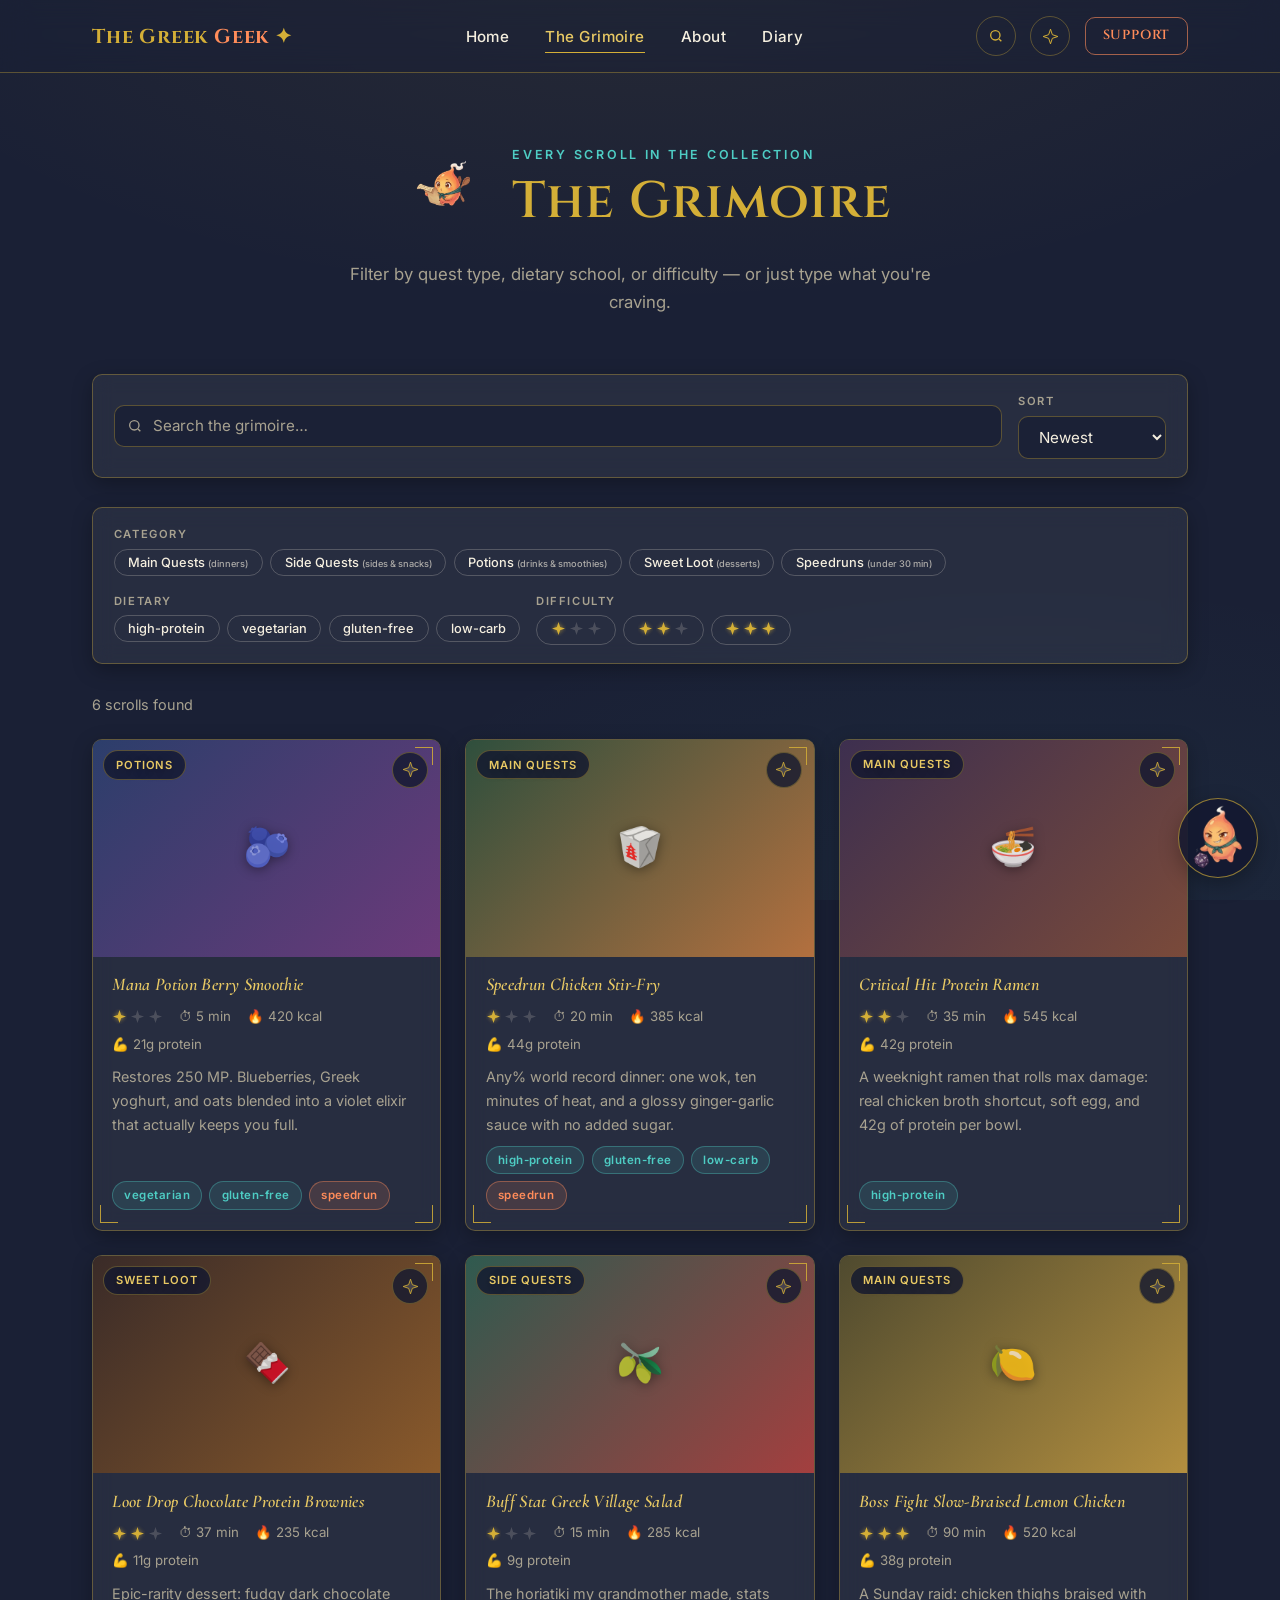
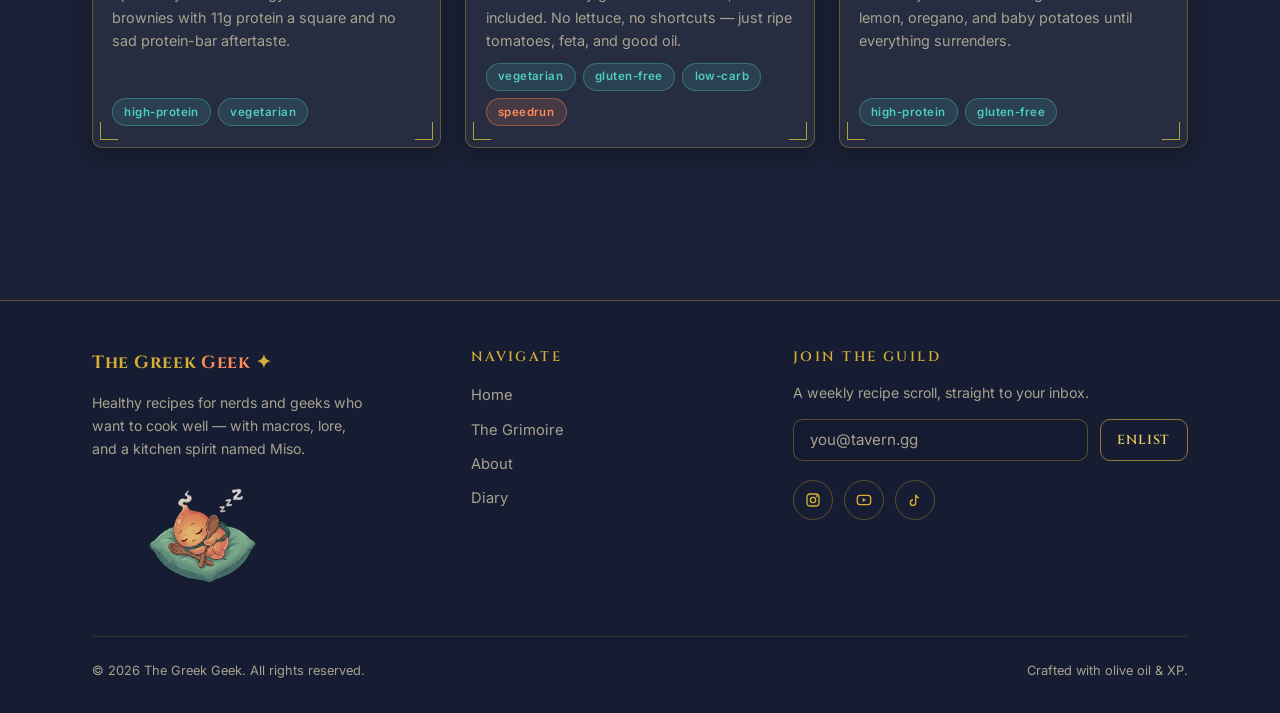
<file: recipes.html>
<!DOCTYPE html>
<html lang="en">
<head>
  <meta charset="UTF-8">
  <meta name="viewport" content="width=device-width, initial-scale=1.0">
  <title>The Grimoire — Recipes | The Greek Geek</title>
  <meta name="description" content="Browse the full recipe grimoire: healthy dinners, sides, potions, and sweet loot — filterable by diet, difficulty, and speed.">
  <meta property="og:site_name" content="The Greek Geek">
  <meta property="og:type" content="website">
  <meta property="og:title" content="The Grimoire — Recipes | The Greek Geek">
  <meta property="og:description" content="Browse the full recipe grimoire: healthy dinners, sides, potions, and sweet loot — filterable by diet, difficulty, and speed.">
  <meta property="og:image" content="https://nolie88.github.io/the-greek-geek/assets/mascot/miso-scroll.png">
  <meta name="twitter:card" content="summary_large_image">
  <meta name="theme-color" content="#1a2035">
  <link rel="icon" href="data:image/svg+xml,<svg xmlns='http://www.w3.org/2000/svg' viewBox='0 0 24 24'><path fill='%23d4af37' d='M12 1.6 L14.6 9.4 L22.4 12 L14.6 14.6 L12 22.4 L9.4 14.6 L1.6 12 L9.4 9.4 Z'/></svg>">
  <link rel="preconnect" href="https://fonts.googleapis.com">
  <link rel="preconnect" href="https://fonts.gstatic.com" crossorigin>
  <link href="https://fonts.googleapis.com/css2?family=Cinzel:wght@600;700&family=Cormorant+Garamond:ital,wght@1,500;1,600&family=Inter:wght@400;500;600&display=swap" rel="stylesheet">
  <link rel="stylesheet" href="css/style.css">
</head>
<body>
  <a class="skip-link" href="#main">Skip to content</a>

  <header class="site-header">
    <div class="container site-header__inner">
      <a class="logo" href="index.html">The Greek <span class="logo-mark">Geek</span> <span aria-hidden="true">✦</span></a>
      <button class="nav-toggle" aria-expanded="false" aria-controls="site-nav" aria-label="Toggle navigation">☰</button>
      <nav class="site-nav" id="site-nav" aria-label="Main navigation">
        <ul>
          <li><a href="index.html">Home</a></li>
          <li><a href="recipes.html" aria-current="page">The Grimoire</a></li>
          <li><a href="about.html">About</a></li>
          <li><a href="diary.html">Diary</a></li>
        </ul>
      </nav>
      <div class="header-actions">
        <a class="icon-btn" href="recipes.html?focus=search" aria-label="Search recipes">
          <svg width="16" height="16" viewBox="0 0 24 24" fill="none" stroke="currentColor" stroke-width="2" aria-hidden="true"><circle cx="11" cy="11" r="7"/><path d="m20 20-3.5-3.5"/></svg>
        </a>
        <a class="btn btn--ember btn--sm" href="#" aria-disabled="true">Support</a>
      </div>
    </div>
  </header>

  <main id="main">
    <section class="page-hero container">
      <div class="section-heading reveal" style="justify-content:center;">
        <img class="miso-accent miso-float" src="assets/mascot/miso-scroll.png" alt="" width="677" height="369">
        <div style="text-align:left;">
          <span class="kicker">Every scroll in the collection</span>
          <h1 style="margin:0;">The Grimoire</h1>
        </div>
      </div>
      <p class="lede reveal">Filter by quest type, dietary school, or difficulty — or just type what you're craving.</p>
    </section>

    <section class="section container" style="padding-top:0;" aria-labelledby="grimoire-results-heading">
      <h2 id="grimoire-results-heading" class="visually-hidden">Recipe results</h2>

      <!-- Toolbar -->
      <div class="toolbar panel reveal">
        <div class="search-wrap">
          <svg viewBox="0 0 24 24" fill="none" stroke="currentColor" stroke-width="2" aria-hidden="true"><circle cx="11" cy="11" r="7"/><path d="m20 20-3.5-3.5"/></svg>
          <label class="visually-hidden" for="recipe-search">Search recipes</label>
          <input type="search" id="recipe-search" placeholder="Search the grimoire…" autocomplete="off">
        </div>
        <div class="filter-group">
          <span id="sort-label">Sort</span>
          <select id="recipe-sort" aria-labelledby="sort-label">
            <option value="newest">Newest</option>
            <option value="quickest">Quickest</option>
            <option value="popular">Most popular</option>
          </select>
        </div>
      </div>

      <div class="toolbar panel reveal" style="align-items:flex-start;">
        <div class="filter-group">
          <span>Category</span>
          <div class="chip-row" id="category-chips" role="group" aria-label="Filter by category"></div>
        </div>
        <div class="filter-group">
          <span>Dietary</span>
          <div class="chip-row" id="tag-chips" role="group" aria-label="Filter by dietary tag"></div>
        </div>
        <div class="filter-group">
          <span>Difficulty</span>
          <div class="chip-row" id="difficulty-chips" role="group" aria-label="Filter by difficulty"></div>
        </div>
      </div>

      <div class="results-bar">
        <span id="results-count" role="status" aria-live="polite"></span>
        <button class="chip" id="clear-filters" hidden>✕ Clear all filters</button>
      </div>

      <div class="card-grid" id="recipe-grid"></div>

      <div class="empty-state panel ornate" id="empty-state" hidden>
        <span class="corners" aria-hidden="true"></span>
        <img src="assets/mascot/miso-peek.png" alt="Miso peeking shyly from behind a wooden sign" width="677" height="369">
        <h3>No scrolls match that incantation</h3>
        <p style="color:var(--text-muted);">Try fewer filters, or a different search term — the grimoire is still growing.</p>
        <button class="btn btn--teal btn--sm" id="empty-clear">Clear filters</button>
      </div>
    </section>
  </main>

  <footer class="site-footer">
    <div class="container">
      <div class="footer-grid">
        <div class="footer-brand">
          <a class="logo" href="index.html">The Greek <span class="logo-mark">Geek</span> <span aria-hidden="true">✦</span></a>
          <p>Healthy recipes for nerds and geeks who want to cook well — with macros, lore, and a kitchen spirit named Miso.</p>
          <img class="footer-miso" src="assets/mascot/miso-404.png" alt="Miso asleep on a cushion, hugging two wooden spoons" width="677" height="369">
        </div>
        <nav class="footer-links" aria-label="Footer navigation">
          <h4>Navigate</h4>
          <ul>
            <li><a href="index.html">Home</a></li>
            <li><a href="recipes.html">The Grimoire</a></li>
            <li><a href="about.html">About</a></li>
            <li><a href="diary.html">Diary</a></li>
          </ul>
        </nav>
        <div class="footer-newsletter">
          <h4>Join the Guild</h4>
          <p style="color:var(--text-muted);font-size:0.88rem;margin:0;">A weekly recipe scroll, straight to your inbox.</p>
          <form data-newsletter>
            <label class="visually-hidden" for="footer-email">Email address</label>
            <input type="email" id="footer-email" name="email" placeholder="you@tavern.gg" required autocomplete="email">
            <button class="btn btn--sm" type="submit">Enlist</button>
          </form>
          <div class="form-success" role="status" tabindex="-1">
            <img src="assets/mascot/miso-victory.png" alt="" width="677" height="369">
            <span>Quest accepted!</span>
          </div>
          <div class="social-row" aria-label="Social links (coming soon)">
            <a class="icon-btn" href="#" aria-label="Instagram (coming soon)"><svg width="16" height="16" viewBox="0 0 24 24" fill="none" stroke="currentColor" stroke-width="2" aria-hidden="true"><rect x="3" y="3" width="18" height="18" rx="5"/><circle cx="12" cy="12" r="4"/><circle cx="17.5" cy="6.5" r="0.5" fill="currentColor"/></svg></a>
            <a class="icon-btn" href="#" aria-label="YouTube (coming soon)"><svg width="16" height="16" viewBox="0 0 24 24" fill="none" stroke="currentColor" stroke-width="2" aria-hidden="true"><rect x="2" y="5" width="20" height="14" rx="4"/><path d="m10 9 5 3-5 3z" fill="currentColor" stroke="none"/></svg></a>
            <a class="icon-btn" href="#" aria-label="TikTok (coming soon)"><svg width="16" height="16" viewBox="0 0 24 24" fill="none" stroke="currentColor" stroke-width="2" aria-hidden="true"><path d="M9 12a4 4 0 1 0 4 4V4c.5 2.5 2.5 4.5 5 5"/></svg></a>
          </div>
        </div>
      </div>
      <div class="footer-bottom">
        <span>© <span data-year>2026</span> The Greek Geek. All rights reserved.</span>
        <span>Crafted with olive oil &amp; XP.</span>
      </div>
    </div>
  </footer>

  <script src="js/data/recipes.js"></script>
  <script src="js/favourites.js"></script>
  <script src="js/main.js"></script>
  <script src="js/recipes.js"></script>
</body>
</html>
</file>
<file: css/style.css>
/* ==========================================================================
   THE GREEK GEEK — design system
   "A recipe grimoire from a fantasy anime game."
   Genshin-grade UI polish × Ghibli kitchen warmth.
   ========================================================================== */

/* ---- Tokens ------------------------------------------------------------- */
:root {
  --bg: #1a2035;
  --bg-deep: #141930;
  --surface: rgba(255, 252, 245, 0.06);
  --surface-strong: rgba(255, 252, 245, 0.09);
  --border-gold: rgba(212, 175, 55, 0.35);
  --border-gold-strong: rgba(212, 175, 55, 0.65);
  --gold: #d4af37;
  --gold-bright: #e8c964;
  --ember: #ff8c5a;
  --ember-soft: rgba(255, 140, 90, 0.14);
  --teal: #4ecdc4;
  --teal-soft: rgba(78, 205, 196, 0.12);
  --text: #f5efdf;
  --text-muted: #a8a290;
  --parchment: #f7f2e4;
  --parchment-edge: #efe6cf;
  --ink: #2b2b35;
  --ink-soft: #55525e;

  --font-display: "Cinzel", "Times New Roman", serif;
  --font-body: "Inter", system-ui, -apple-system, sans-serif;
  --font-flourish: "Cormorant Garamond", Georgia, serif;

  --shadow-lift: 0 12px 32px rgba(0, 0, 0, 0.35), 0 0 24px rgba(212, 175, 55, 0.18);
  --shadow-card: 0 6px 20px rgba(0, 0, 0, 0.28);
  --ease-out: cubic-bezier(0.22, 0.61, 0.36, 1);
  --speed: 400ms;

  --max-width: 1160px;
  --radius: 10px;
  --header-h: 72px;
}

/* ---- Reset & base ------------------------------------------------------- */
*, *::before, *::after { box-sizing: border-box; }
html { scroll-behavior: smooth; }
body {
  margin: 0;
  font-family: var(--font-body);
  font-size: 1rem;
  line-height: 1.65;
  color: var(--text);
  background-color: var(--bg);
  background-image: radial-gradient(ellipse 120% 80% at 50% -10%, rgba(212, 175, 55, 0.08), transparent 55%),
                    radial-gradient(ellipse 90% 60% at 80% 100%, rgba(78, 205, 196, 0.05), transparent 60%);
  background-attachment: fixed;
  -webkit-font-smoothing: antialiased;
}
img { max-width: 100%; height: auto; display: block; }
a { color: var(--gold-bright); }
button { font-family: inherit; }

h1, h2, h3, h4 {
  font-family: var(--font-display);
  font-weight: 600;
  color: var(--gold);
  line-height: 1.2;
  margin: 0 0 0.6em;
  letter-spacing: 0.02em;
}
h1 { font-size: clamp(2rem, 5vw, 3.2rem); }
h2 { font-size: clamp(1.5rem, 3.5vw, 2.1rem); }
h3 { font-size: clamp(1.15rem, 2.5vw, 1.4rem); }
p { margin: 0 0 1em; }

.flourish { font-family: var(--font-flourish); font-style: italic; }

:focus-visible {
  outline: 2px solid var(--gold-bright);
  outline-offset: 3px;
  border-radius: 4px;
}
.parchment-panel :focus-visible { outline-color: #8a6d1d; }

.skip-link {
  position: absolute;
  left: -9999px;
  top: 0;
  z-index: 200;
  background: var(--bg-deep);
  color: var(--gold-bright);
  padding: 0.75rem 1.25rem;
  border: 1px solid var(--border-gold-strong);
  border-radius: var(--radius);
}
.skip-link:focus { left: 1rem; top: 1rem; }

.container {
  max-width: var(--max-width);
  margin-inline: auto;
  padding-inline: clamp(1rem, 4vw, 2rem);
}

.visually-hidden {
  position: absolute !important;
  width: 1px; height: 1px;
  overflow: hidden;
  clip: rect(0 0 0 0);
  white-space: nowrap;
}

/* ---- Header ------------------------------------------------------------- */
.site-header {
  position: sticky;
  top: 0;
  z-index: 100;
  border-bottom: 1px solid var(--border-gold);
}
/* Glass layer lives on a pseudo-element: backdrop-filter on the header itself
   would make it the containing block for the fixed mobile drawer inside it,
   collapsing the drawer to the header's 72px height. */
.site-header::before {
  content: "";
  position: absolute;
  inset: 0;
  z-index: -1;
  background: rgba(26, 32, 53, 0.45);
  -webkit-backdrop-filter: blur(14px);
  backdrop-filter: blur(14px);
}
.site-header__inner {
  display: flex;
  align-items: center;
  gap: 1.5rem;
  min-height: var(--header-h);
}
.logo {
  font-family: var(--font-display);
  font-weight: 700;
  font-size: 1.25rem;
  color: var(--gold);
  text-decoration: none;
  letter-spacing: 0.04em;
  white-space: nowrap;
}
.logo .logo-mark { color: var(--ember); }

.site-nav { margin-inline: auto; }
.site-nav ul {
  display: flex;
  gap: clamp(1rem, 3vw, 2.25rem);
  list-style: none;
  margin: 0;
  padding: 0;
}
.site-nav a {
  color: var(--text);
  text-decoration: none;
  font-size: 0.95rem;
  font-weight: 500;
  letter-spacing: 0.03em;
  padding: 0.35rem 0;
  position: relative;
  transition: color 250ms var(--ease-out);
}
.site-nav a::after {
  content: "";
  position: absolute;
  left: 0; right: 100%;
  bottom: -2px;
  height: 1px;
  background: var(--gold);
  transition: right 300ms var(--ease-out);
}
.site-nav a:hover, .site-nav a[aria-current="page"] { color: var(--gold-bright); }
.site-nav a:hover::after, .site-nav a[aria-current="page"]::after { right: 0; }

.header-actions { display: flex; align-items: center; gap: 0.9rem; }
.icon-btn {
  display: inline-flex;
  align-items: center;
  justify-content: center;
  width: 40px; height: 40px;
  border-radius: 50%;
  border: 1px solid var(--border-gold);
  background: transparent;
  color: var(--gold);
  cursor: pointer;
  transition: box-shadow 300ms var(--ease-out), border-color 300ms var(--ease-out);
}
.icon-btn:hover {
  border-color: var(--border-gold-strong);
  box-shadow: 0 0 14px rgba(212, 175, 55, 0.35);
}

/* Mobile nav toggle */
.nav-toggle {
  display: none;
  background: none;
  border: 1px solid var(--border-gold);
  border-radius: 8px;
  color: var(--gold);
  width: 42px; height: 40px;
  cursor: pointer;
  font-size: 1.2rem;
}

/* ---- Buttons ------------------------------------------------------------ */
.btn {
  display: inline-flex;
  align-items: center;
  justify-content: center;
  gap: 0.5rem;
  padding: 0.7rem 1.6rem;
  font-family: var(--font-display);
  font-size: 0.95rem;
  font-weight: 600;
  letter-spacing: 0.06em;
  text-decoration: none;
  text-transform: uppercase;
  color: var(--gold-bright);
  background: transparent;
  border: 1px solid var(--border-gold-strong);
  border-radius: var(--radius);
  cursor: pointer;
  position: relative;
  overflow: hidden;
  transition: box-shadow 350ms var(--ease-out), color 350ms var(--ease-out), background 350ms var(--ease-out);
}
.btn::before {
  /* shine sweep */
  content: "";
  position: absolute;
  top: 0; bottom: 0;
  left: -80%;
  width: 50%;
  background: linear-gradient(105deg, transparent, rgba(255, 252, 235, 0.28), transparent);
  transform: skewX(-20deg);
  transition: left 480ms var(--ease-out);
  pointer-events: none;
}
.btn:hover, .btn:focus-visible {
  box-shadow: 0 0 18px rgba(212, 175, 55, 0.4);
  color: #ffe9a8;
}
.btn:hover::before, .btn:focus-visible::before { left: 130%; }

.btn--ember {
  color: var(--ember);
  border-color: rgba(255, 140, 90, 0.6);
}
.btn--ember:hover, .btn--ember:focus-visible {
  color: #ffb08a;
  box-shadow: 0 0 18px rgba(255, 140, 90, 0.45);
}
.btn--teal {
  color: var(--teal);
  border-color: rgba(78, 205, 196, 0.55);
  text-transform: none;
  font-family: var(--font-body);
  letter-spacing: 0.02em;
}
.btn--teal:hover, .btn--teal:focus-visible {
  color: #8ee6e0;
  box-shadow: 0 0 16px rgba(78, 205, 196, 0.4);
}
.btn--sm { padding: 0.45rem 1.05rem; font-size: 0.82rem; }

/* ---- Glass panels & ornate corners -------------------------------------- */
.panel {
  background: var(--surface);
  -webkit-backdrop-filter: blur(10px);
  backdrop-filter: blur(10px);
  border: 1px solid var(--border-gold);
  border-radius: var(--radius);
  box-shadow: var(--shadow-card);
}

.ornate {
  position: relative;
}
.ornate::before, .ornate::after,
.ornate > .corners::before, .ornate > .corners::after {
  content: "";
  position: absolute;
  width: 18px; height: 18px;
  border-color: var(--gold);
  border-style: solid;
  pointer-events: none;
  opacity: 0.85;
}
.ornate::before        { top: 7px; left: 7px;   border-width: 1px 0 0 1px; }
.ornate::after         { top: 7px; right: 7px;  border-width: 1px 1px 0 0; }
.ornate > .corners::before { bottom: 7px; left: 7px;  border-width: 0 0 1px 1px; }
.ornate > .corners::after  { bottom: 7px; right: 7px; border-width: 0 1px 1px 0; }

/* ---- Divider with diamond ----------------------------------------------- */
.divider {
  display: flex;
  align-items: center;
  gap: 0.9rem;
  margin: clamp(2.5rem, 6vw, 4rem) auto;
  max-width: min(680px, 80%);
  border: none;
  color: var(--gold);
}
.divider::before, .divider::after {
  content: "";
  flex: 1;
  height: 1px;
  background: linear-gradient(to var(--dir, right), transparent, var(--border-gold-strong));
}
.divider::before { --dir: right; }
.divider::after  { --dir: left; }
.divider span { font-size: 0.85rem; line-height: 1; }

/* ---- Section scaffolding ------------------------------------------------- */
.section { padding-block: clamp(2.5rem, 6vw, 4.5rem); }
.section-heading {
  display: flex;
  align-items: center;
  gap: 0.9rem;
  margin-bottom: 1.8rem;
}
.section-heading img.miso-accent {
  width: clamp(72px, 10vw, 110px);
  flex-shrink: 0;
}
.section-heading img.miso-accent--lg { width: clamp(144px, 20vw, 220px); }
.section-heading img.miso-accent--xl { width: clamp(180px, 25vw, 275px); }
.section-heading h2 { margin: 0; }
.section-heading .kicker {
  display: block;
  font-family: var(--font-body);
  font-size: 0.78rem;
  font-weight: 600;
  letter-spacing: 0.22em;
  text-transform: uppercase;
  color: var(--teal);
  margin-bottom: 0.35rem;
}

/* ---- Hero ---------------------------------------------------------------- */
.hero {
  position: relative;
  overflow: hidden;
  padding-block: clamp(3rem, 8vw, 6rem);
}
.hero__particles {
  position: absolute;
  inset: 0;
  pointer-events: none;
  z-index: 0;
}
.hero__inner {
  position: relative;
  z-index: 1;
  display: grid;
  grid-template-columns: minmax(0, 1.15fr) minmax(0, 0.85fr);
  align-items: center;
  gap: clamp(1.5rem, 5vw, 4rem);
}
.hero__eyebrow {
  font-size: 0.8rem;
  font-weight: 600;
  letter-spacing: 0.25em;
  text-transform: uppercase;
  color: var(--teal);
  margin-bottom: 1rem;
}
.hero__title { margin-bottom: 0.5em; }
.hero__title em {
  font-family: var(--font-flourish);
  font-style: italic;
  color: var(--ember);
  font-size: 1.05em;
}
.hero__mission {
  font-size: clamp(1.05rem, 2vw, 1.25rem);
  color: var(--text);
  max-width: 34ch;
  margin-bottom: 2rem;
}
.hero__miso {
  justify-self: center;
  width: clamp(240px, 32vw, 400px);
  filter: drop-shadow(0 18px 40px rgba(0, 0, 0, 0.45)) drop-shadow(0 0 32px rgba(255, 140, 90, 0.22));
}

/* Idle float — mascot only */
@keyframes miso-float {
  0%, 100% { transform: translateY(-6px); }
  50%       { transform: translateY(6px); }
}
.miso-float { animation: miso-float 3s ease-in-out infinite; }

/* ---- Recipe cards -------------------------------------------------------- */
.card-grid {
  display: grid;
  grid-template-columns: repeat(auto-fill, minmax(280px, 1fr));
  gap: 1.5rem;
}
.recipe-card {
  position: relative;
  display: flex;
  flex-direction: column;
  color: var(--text);
  transition: transform var(--speed) var(--ease-out), box-shadow var(--speed) var(--ease-out);
}
.recipe-card:hover, .recipe-card:focus-within {
  transform: translateY(-4px);
  box-shadow: var(--shadow-lift);
}
.recipe-card__link {
  display: flex;
  flex-direction: column;
  flex: 1;
  text-decoration: none;
  color: inherit;
  border-radius: inherit;
}
.recipe-card__media {
  position: relative;
  aspect-ratio: 16 / 10;
  border-radius: calc(var(--radius) - 2px) calc(var(--radius) - 2px) 0 0;
  overflow: hidden;
  display: flex;
  align-items: center;
  justify-content: center;
  font-family: var(--font-display);
  font-size: 2.4rem;
  color: rgba(245, 239, 223, 0.85);
  text-shadow: 0 2px 12px rgba(0, 0, 0, 0.4);
}
.recipe-card__media .category-badge {
  position: absolute;
  top: 10px; left: 10px;
  font-family: var(--font-body);
  font-size: 0.7rem;
  font-weight: 600;
  letter-spacing: 0.08em;
  text-transform: uppercase;
  color: var(--gold-bright);
  background: rgba(20, 25, 48, 0.82);
  border: 1px solid var(--border-gold);
  border-radius: 999px;
  padding: 0.28rem 0.75rem;
}
.recipe-card__body {
  padding: 1.1rem 1.2rem 1.3rem;
  display: flex;
  flex-direction: column;
  gap: 0.6rem;
  flex: 1;
}
.recipe-card__title {
  margin: 0;
  font-size: 1.12rem;
  color: var(--gold-bright);
}
.recipe-card__meta {
  display: flex;
  align-items: center;
  flex-wrap: wrap;
  gap: 0.4rem 1rem;
  font-size: 0.83rem;
  color: var(--text-muted);
}
.recipe-card__excerpt {
  font-size: 0.9rem;
  color: var(--text-muted);
  margin: 0;
  flex: 1;
}
.tag-row { display: flex; flex-wrap: wrap; gap: 0.45rem; }
.tag {
  font-size: 0.72rem;
  font-weight: 600;
  letter-spacing: 0.04em;
  color: var(--teal);
  background: var(--teal-soft);
  border: 1px solid rgba(78, 205, 196, 0.35);
  border-radius: 999px;
  padding: 0.22rem 0.7rem;
}

/* Sparkle-star rating (four-pointed) */
.stars { display: inline-flex; gap: 3px; align-items: center; }
.stars svg { width: 15px; height: 15px; }
.stars .lit  { fill: var(--gold); filter: drop-shadow(0 0 3px rgba(212, 175, 55, 0.7)); }
.stars .dim  { fill: rgba(245, 239, 223, 0.18); }

/* ---- Feature panel (Recipe of the Week) ---------------------------------- */
.feature-panel {
  display: grid;
  grid-template-columns: minmax(0, 1fr) minmax(0, 1.2fr);
  gap: clamp(1.5rem, 4vw, 3rem);
  padding: clamp(1.5rem, 4vw, 2.8rem);
  align-items: center;
}
.feature-panel__media {
  aspect-ratio: 4 / 3;
  border-radius: var(--radius);
  display: flex;
  align-items: center;
  justify-content: center;
  font-family: var(--font-display);
  font-size: 3.4rem;
  color: rgba(245, 239, 223, 0.9);
  text-shadow: 0 2px 14px rgba(0, 0, 0, 0.45);
  border: 1px solid var(--border-gold);
}
.feature-panel .kicker {
  display: inline-flex;
  align-items: center;
  gap: 0.5rem;
  font-size: 0.78rem;
  font-weight: 700;
  letter-spacing: 0.22em;
  text-transform: uppercase;
  color: var(--ember);
  margin-bottom: 0.8rem;
}
.feature-panel .kicker img { width: 34px; }

/* ---- About teaser -------------------------------------------------------- */
.about-teaser {
  display: grid;
  grid-template-columns: auto minmax(0, 1fr);
  gap: clamp(1.5rem, 4vw, 3rem);
  align-items: center;
  padding: clamp(1.5rem, 4vw, 2.8rem);
}
.about-teaser__miso { width: clamp(140px, 18vw, 210px); }

/* ---- Newsletter ----------------------------------------------------------- */
.newsletter {
  text-align: center;
  padding: clamp(2rem, 5vw, 3.2rem);
}
.newsletter form, .footer-newsletter form {
  display: flex;
  gap: 0.7rem;
  justify-content: center;
  flex-wrap: wrap;
  margin-top: 1.4rem;
}
input[type="email"], input[type="search"], input[type="text"], select {
  font-family: var(--font-body);
  font-size: 0.95rem;
  color: var(--text);
  background: rgba(20, 25, 48, 0.6);
  border: 1px solid var(--border-gold);
  border-radius: var(--radius);
  padding: 0.65rem 1rem;
  min-width: 0;
  transition: border-color 250ms var(--ease-out), box-shadow 250ms var(--ease-out);
}
input:focus, select:focus {
  outline: none;
  border-color: var(--border-gold-strong);
  box-shadow: 0 0 12px rgba(212, 175, 55, 0.25);
}
input::placeholder { color: var(--text-muted); }
.newsletter input[type="email"] { width: min(340px, 100%); }
.form-note { font-size: 0.8rem; color: var(--text-muted); margin-top: 0.9rem; }
.form-success {
  display: none;
  align-items: center;
  justify-content: center;
  gap: 0.9rem;
  margin-top: 1.2rem;
  color: var(--teal);
  font-weight: 500;
}
.form-success img { width: 54px; }
.form-success.is-visible { display: flex; }

/* ---- Filters / toolbar (Grimoire) ----------------------------------------- */
.toolbar {
  display: flex;
  flex-wrap: wrap;
  gap: 1rem;
  align-items: center;
  padding: 1.1rem 1.3rem;
  margin-bottom: 1.8rem;
}
.toolbar .search-wrap { flex: 1 1 240px; position: relative; }
.toolbar input[type="search"] { width: 100%; padding-left: 2.4rem; }
.toolbar .search-wrap svg {
  position: absolute;
  left: 0.8rem; top: 50%;
  transform: translateY(-50%);
  width: 16px; height: 16px;
  color: var(--text-muted);
  pointer-events: none;
}
.filter-group { display: flex; flex-direction: column; gap: 0.3rem; }
.filter-group > span {
  font-size: 0.7rem;
  font-weight: 600;
  letter-spacing: 0.14em;
  text-transform: uppercase;
  color: var(--text-muted);
}
.chip-row { display: flex; flex-wrap: wrap; gap: 0.45rem; }
.chip {
  font-family: var(--font-body);
  font-size: 0.8rem;
  font-weight: 500;
  color: var(--text);
  background: transparent;
  border: 1px solid rgba(245, 239, 223, 0.22);
  border-radius: 999px;
  padding: 0.32rem 0.85rem;
  cursor: pointer;
  transition: all 250ms var(--ease-out);
}
.chip:hover { border-color: var(--border-gold-strong); color: var(--gold-bright); }
.chip[aria-pressed="true"] {
  color: var(--bg-deep);
  background: var(--gold);
  border-color: var(--gold);
  font-weight: 600;
}
.chip--teal[aria-pressed="true"] { background: var(--teal); border-color: var(--teal); }
.chip--ember[aria-pressed="true"] { background: var(--ember); border-color: var(--ember); }

.results-bar {
  display: flex;
  justify-content: space-between;
  align-items: center;
  flex-wrap: wrap;
  gap: 0.8rem;
  margin-bottom: 1.4rem;
  color: var(--text-muted);
  font-size: 0.9rem;
}

/* Empty state */
.empty-state {
  text-align: center;
  padding: 3rem 1.5rem;
}
.empty-state img { width: 200px; margin-inline: auto; margin-bottom: 1.2rem; }
.empty-state h3 { color: var(--gold); }

/* ---- Page hero (interior pages) ------------------------------------------- */
.page-hero {
  text-align: center;
  padding-block: clamp(2.5rem, 6vw, 4.5rem) clamp(1.5rem, 4vw, 2.5rem);
}
.page-hero .lede {
  max-width: 56ch;
  margin-inline: auto;
  color: var(--text-muted);
  font-size: 1.05rem;
}

/* ---- Photo frame (uncropped image in gold-cornered frame) ------------------ */
.photo-frame {
  border: 1px solid var(--border-gold);
  border-radius: var(--radius);
  box-shadow: var(--shadow-card);
  overflow: hidden;
}
.photo-frame img {
  display: block;
  width: 100%;
  height: auto;
  border-radius: calc(var(--radius) - 1px) calc(var(--radius) - 1px) 0 0;
}
.photo-frame:not(:has(figcaption)) img { border-radius: calc(var(--radius) - 1px); }
.photo-frame figcaption {
  padding: 0.7rem 1.2rem 0.8rem;
  text-align: center;
  font-family: var(--font-flourish);
  font-style: italic;
  font-size: 1rem;
  color: var(--text-muted);
  border-top: 1px solid var(--border-gold);
}

/* ---- Parchment (light content) sections ----------------------------------- */
.parchment-panel {
  background: var(--parchment);
  color: var(--ink);
  border-radius: var(--radius);
  border: 1px solid var(--parchment-edge);
  padding: clamp(1.5rem, 4vw, 3rem);
  box-shadow: var(--shadow-card);
}
.parchment-panel h2, .parchment-panel h3 { color: #8a6d1d; }
.parchment-panel p { color: var(--ink-soft); }
.parchment-panel a { color: #a3651f; }

/* ---- Diary / articles ------------------------------------------------------ */
.post-list { display: grid; gap: 1.5rem; }
.post-card {
  display: block;
  text-decoration: none;
  color: var(--text);
  padding: 1.6rem 1.8rem;
  transition: transform var(--speed) var(--ease-out), box-shadow var(--speed) var(--ease-out);
}
.post-card:hover, .post-card:focus-visible {
  transform: translateY(-4px);
  box-shadow: var(--shadow-lift);
}
.post-card__date {
  font-size: 0.8rem;
  letter-spacing: 0.1em;
  text-transform: uppercase;
  color: var(--teal);
}
.post-card h3 { margin: 0.4rem 0 0.5rem; color: var(--gold-bright); }
.post-card p { margin: 0; color: var(--text-muted); font-size: 0.95rem; }

.article-body {
  max-width: 68ch;
  margin-inline: auto;
}
.article-body .parchment-panel p { font-size: 1.02rem; line-height: 1.75; }

/* ---- 404 ------------------------------------------------------------------ */
.error-page {
  min-height: calc(100vh - var(--header-h));
  display: flex;
  flex-direction: column;
  align-items: center;
  justify-content: center;
  text-align: center;
  padding: 2rem 1rem 4rem;
}
.error-page img { width: min(340px, 70vw); margin-bottom: 1.5rem; }
.error-page .code {
  font-family: var(--font-display);
  font-size: 1rem;
  letter-spacing: 0.35em;
  color: var(--text-muted);
  margin-bottom: 0.4rem;
}

/* ---- Footer ---------------------------------------------------------------- */
.site-footer {
  margin-top: clamp(3rem, 8vw, 5rem);
  border-top: 1px solid var(--border-gold);
  background: rgba(20, 25, 48, 0.6);
  padding-block: 3rem 2rem;
}
.footer-grid {
  display: grid;
  grid-template-columns: 1.2fr 1fr 1.4fr;
  gap: 2.5rem;
  align-items: start;
}
.footer-brand .logo { font-size: 1.1rem; }
.footer-brand p { color: var(--text-muted); font-size: 0.88rem; margin-top: 0.8rem; max-width: 30ch; }
.footer-miso { width: 220px; max-width: 100%; margin-top: 1rem; opacity: 0.9; }
.site-footer h4 {
  font-size: 0.85rem;
  letter-spacing: 0.18em;
  text-transform: uppercase;
  color: var(--gold);
  margin-bottom: 1rem;
}
.footer-links ul { list-style: none; margin: 0; padding: 0; display: grid; gap: 0.5rem; }
.footer-links a { color: var(--text-muted); text-decoration: none; font-size: 0.92rem; transition: color 250ms var(--ease-out); }
.footer-links a:hover { color: var(--gold-bright); }
.social-row { display: flex; gap: 0.7rem; margin-top: 1.2rem; }
.footer-newsletter form { justify-content: flex-start; margin-top: 0.9rem; }
.footer-newsletter input[type="email"] { flex: 1 1 180px; }
.footer-bottom {
  margin-top: 2.5rem;
  padding-top: 1.4rem;
  border-top: 1px solid rgba(212, 175, 55, 0.15);
  display: flex;
  justify-content: space-between;
  flex-wrap: wrap;
  gap: 0.8rem;
  font-size: 0.8rem;
  color: var(--text-muted);
}

/* ---- Scroll reveal ---------------------------------------------------------- */
.reveal {
  opacity: 0;
  transform: translateY(22px);
  transition: opacity var(--speed) var(--ease-out), transform var(--speed) var(--ease-out);
  transition-delay: var(--reveal-delay, 0ms);
}
.reveal.is-visible { opacity: 1; transform: none; }

/* Page cross-fade */
@keyframes page-fade { from { opacity: 0; } to { opacity: 1; } }
main { animation: page-fade 320ms var(--ease-out); }

/* ---- Responsive -------------------------------------------------------------- */
@media (max-width: 900px) {
  .hero__inner { grid-template-columns: 1fr; text-align: center; }
  .hero__mission { margin-inline: auto; }
  .hero__miso { order: -1; width: clamp(200px, 45vw, 300px); }
  .feature-panel { grid-template-columns: 1fr; }
  .about-teaser { grid-template-columns: 1fr; text-align: center; }
  .about-teaser__miso { margin-inline: auto; }
  .footer-grid { grid-template-columns: 1fr 1fr; }
}
/* Mobile: glass drawer navigation + thumb-friendly targets */
.nav-close { display: none; }
.nav-backdrop {
  position: fixed;
  inset: 0;
  z-index: 90; /* below the header's stacking context so the drawer inside it stays above the veil */
  background: rgba(10, 13, 26, 0.55);
  opacity: 0;
  pointer-events: none;
  transition: opacity 300ms var(--ease-out);
}
body.nav-open .nav-backdrop { opacity: 1; pointer-events: auto; }
body.nav-open { overflow: hidden; }
/* Toast clears the cook-mode bar (mobile overrides this inside the media query) */
body.cook-mode .toast { bottom: 96px; }

@media (max-width: 720px) {
  .footer-grid { grid-template-columns: 1fr; }
}

/* ==========================================================================
   RECIPE DETAIL — "item page" of the grimoire
   ========================================================================== */

/* ---- Header --------------------------------------------------------------- */
.recipe-header { text-align: center; padding-block: clamp(2rem, 5vw, 3.5rem) 1.5rem; }
.recipe-header h1 { margin-bottom: 0.8rem; }
.recipe-header .category-badge {
  position: static;
  display: inline-block;
  margin-bottom: 1rem;
}
.meta-chips {
  display: flex;
  flex-wrap: wrap;
  justify-content: center;
  align-items: center;
  gap: 0.6rem 1rem;
  margin-bottom: 1rem;
  color: var(--text-muted);
  font-size: 0.92rem;
}
.meta-chips .chip-static {
  display: inline-flex;
  align-items: center;
  gap: 0.4rem;
  border: 1px solid rgba(245, 239, 223, 0.18);
  border-radius: 999px;
  padding: 0.3rem 0.85rem;
}
.recipe-header .tag-row { justify-content: center; }

/* ---- Hero frame ------------------------------------------------------------ */
.ornate--lg::before, .ornate--lg::after,
.ornate--lg > .corners::before, .ornate--lg > .corners::after {
  width: 30px; height: 30px;
  border-width: 2px;
}
.ornate--lg::before        { top: 10px; left: 10px;   border-width: 2px 0 0 2px; }
.ornate--lg::after         { top: 10px; right: 10px;  border-width: 2px 2px 0 0; }
.ornate--lg > .corners::before { bottom: 10px; left: 10px;  border-width: 0 0 2px 2px; }
.ornate--lg > .corners::after  { bottom: 10px; right: 10px; border-width: 0 2px 2px 0; }
.recipe-frame img {
  position: absolute;
  inset: 0;
  width: 100%;
  height: 100%;
  object-fit: cover;
  border-radius: inherit;
}
.recipe-frame::before, .recipe-frame::after,
.recipe-frame > .corners::before, .recipe-frame > .corners::after { z-index: 1; }
.recipe-frame {
  aspect-ratio: 21 / 9;
  border-radius: var(--radius);
  display: flex;
  align-items: center;
  justify-content: center;
  font-size: clamp(3.5rem, 8vw, 5.5rem);
  border: 1px solid var(--border-gold);
  box-shadow: var(--shadow-card), inset 0 0 80px rgba(20, 25, 48, 0.45);
  margin-bottom: clamp(1.5rem, 4vw, 2.5rem);
}

/* ---- Two-column layout ------------------------------------------------------ */
.recipe-layout {
  display: grid;
  grid-template-columns: minmax(300px, 380px) minmax(0, 1fr);
  gap: clamp(1.5rem, 4vw, 2.5rem);
  align-items: start;
}
.recipe-side { display: grid; gap: 1.5rem; position: sticky; top: calc(var(--header-h) + 16px); }
@media (max-width: 900px) {
  .recipe-layout { grid-template-columns: 1fr; }
  .recipe-side { position: static; }
}

/* ---- Stats panel (game item card) ------------------------------------------- */
.stats-panel { padding: 1.4rem 1.5rem 1.6rem; }
.stats-panel__title {
  display: flex;
  justify-content: space-between;
  align-items: baseline;
  font-family: var(--font-display);
  color: var(--gold);
  font-size: 1.05rem;
  margin-bottom: 1.1rem;
  padding-bottom: 0.7rem;
  border-bottom: 1px solid var(--border-gold);
}
.stats-panel__title small {
  font-family: var(--font-body);
  font-size: 0.75rem;
  color: var(--text-muted);
  letter-spacing: 0.08em;
  text-transform: uppercase;
}
.stat-row { display: grid; grid-template-columns: 76px 1fr auto; gap: 0.7rem; align-items: center; margin-bottom: 0.7rem; }
.stat-row__label { font-size: 0.82rem; color: var(--text-muted); letter-spacing: 0.04em; }
.stat-row__value { font-size: 0.9rem; font-weight: 600; font-variant-numeric: tabular-nums; }
.meter {
  height: 7px;
  border-radius: 999px;
  background: rgba(245, 239, 223, 0.1);
  overflow: hidden;
}
.meter__fill {
  height: 100%;
  border-radius: 999px;
  width: 0;
  transition: width 450ms var(--ease-out);
}
.meter__fill--gold  { background: linear-gradient(90deg, #a8862b, var(--gold-bright)); }
.meter__fill--ember { background: linear-gradient(90deg, #c96a3f, var(--ember)); }
.meter__fill--teal  { background: linear-gradient(90deg, #37968f, var(--teal)); }
.meter__fill--parch { background: linear-gradient(90deg, #8d876f, var(--text)); }
.stats-panel__totals {
  margin-top: 1rem;
  padding-top: 0.8rem;
  border-top: 1px dashed rgba(212, 175, 55, 0.25);
  font-size: 0.8rem;
  color: var(--text-muted);
}

/* ---- Servings scaler ---------------------------------------------------------- */
.scaler {
  display: flex;
  align-items: center;
  justify-content: space-between;
  gap: 1rem;
  padding: 1rem 1.3rem;
}
.scaler__label { font-family: var(--font-display); color: var(--gold); font-size: 0.95rem; }
.scaler__controls { display: flex; align-items: center; gap: 0.8rem; }
.scaler__value {
  min-width: 2.2ch;
  text-align: center;
  font-size: 1.25rem;
  font-weight: 600;
  font-variant-numeric: tabular-nums;
  color: var(--gold-bright);
}
.scaler .icon-btn { font-size: 1.15rem; line-height: 1; }
.scaler .icon-btn:disabled { opacity: 0.35; cursor: not-allowed; box-shadow: none; }

/* ---- Ingredients checklist ------------------------------------------------------ */
.ingredients-panel { padding: 1.4rem 1.5rem 1.6rem; }
.ingredients-panel h2 { font-size: 1.05rem; margin-bottom: 1rem; }
.ingredient-list { list-style: none; margin: 0; padding: 0; display: grid; gap: 0.25rem; }
.ingredient {
  display: flex;
  align-items: flex-start;
  gap: 0.7rem;
  width: 100%;
  text-align: left;
  background: none;
  border: none;
  border-radius: 8px;
  padding: 0.45rem 0.5rem;
  color: var(--text);
  font-size: 0.93rem;
  line-height: 1.5;
  cursor: pointer;
  transition: background 200ms var(--ease-out);
}
.ingredient:hover { background: rgba(212, 175, 55, 0.07); }
.ingredient__box {
  flex-shrink: 0;
  width: 17px; height: 17px;
  margin-top: 0.18em;
  border: 1px solid var(--border-gold-strong);
  border-radius: 4px;
  display: inline-flex;
  align-items: center;
  justify-content: center;
  font-size: 11px;
  color: transparent;
  transition: all 200ms var(--ease-out);
}
.ingredient .qty { color: var(--gold-bright); font-weight: 600; font-variant-numeric: tabular-nums; }
.ingredient[aria-pressed="true"] .ingredient__box {
  background: var(--gold);
  color: var(--bg-deep);
  box-shadow: 0 0 8px rgba(212, 175, 55, 0.5);
}
.ingredient[aria-pressed="true"] .ingredient__text {
  text-decoration: line-through;
  text-decoration-color: var(--gold);
  text-decoration-thickness: 1.5px;
  color: var(--text-muted);
}
.ingredient[aria-pressed="true"] .qty { color: var(--text-muted); }

/* ---- Instructions (quest steps) --------------------------------------------------- */
.steps-panel { padding: 1.6rem 1.7rem 1.8rem; }
.steps-panel__head {
  display: flex;
  justify-content: space-between;
  align-items: center;
  flex-wrap: wrap;
  gap: 0.8rem;
  margin-bottom: 1.4rem;
}
.steps-panel__head h2 { margin: 0; font-size: 1.3rem; }
.step-list { list-style: none; margin: 0; padding: 0; display: grid; gap: 1rem; counter-reset: step; }
.step {
  display: grid;
  grid-template-columns: auto 1fr auto;
  gap: 0.9rem;
  align-items: start;
  padding: 0.9rem 1rem;
  border: 1px solid rgba(212, 175, 55, 0.18);
  border-radius: var(--radius);
  background: rgba(255, 252, 245, 0.03);
  transition: border-color 250ms var(--ease-out), background 250ms var(--ease-out);
}
.step__num {
  counter-increment: step;
  width: 30px; height: 30px;
  flex-shrink: 0;
  display: inline-flex;
  align-items: center;
  justify-content: center;
  transform: rotate(45deg);
  border: 1px solid var(--border-gold-strong);
  background: rgba(20, 25, 48, 0.8);
  font-family: var(--font-display);
  font-size: 0.82rem;
  color: var(--gold-bright);
}
.step__num::before { content: counter(step); transform: rotate(-45deg); }
.step__text { font-size: 0.97rem; margin: 0; padding-top: 0.15rem; }
.step__done {
  background: none;
  border: 1px solid rgba(245, 239, 223, 0.25);
  border-radius: 999px;
  width: 28px; height: 28px;
  color: transparent;
  font-size: 13px;
  cursor: pointer;
  transition: all 220ms var(--ease-out);
}
.step__done:hover { border-color: var(--border-gold-strong); color: rgba(212, 175, 55, 0.5); }
.step.is-done { border-color: rgba(212, 175, 55, 0.45); background: rgba(212, 175, 55, 0.06); }
.step.is-done .step__text { color: var(--text-muted); }
.step.is-done .step__done {
  background: var(--gold);
  border-color: var(--gold);
  color: var(--bg-deep);
  box-shadow: 0 0 10px rgba(212, 175, 55, 0.5);
}

/* ---- Nerd note ---------------------------------------------------------------------- */
.nerd-note {
  position: relative;
  margin-top: clamp(1.5rem, 4vw, 2.5rem);
  padding-top: 46px;
}
.nerd-note .parchment-panel { padding: 1.6rem 1.8rem 1.5rem; }
.nerd-note__miso {
  position: absolute;
  top: -52px;
  right: 18px;
  width: clamp(144px, 18vw, 195px);
  z-index: 1;
  filter: drop-shadow(0 8px 18px rgba(0, 0, 0, 0.35));
}
.nerd-note h2 {
  font-size: 1rem;
  letter-spacing: 0.14em;
  text-transform: uppercase;
  display: flex;
  align-items: center;
  gap: 0.5rem;
}
.nerd-note p { margin: 0; font-size: 0.98rem; line-height: 1.7; }

/* ---- Quest Complete toast ------------------------------------------------------------ */
.toast {
  position: fixed;
  bottom: 24px;
  left: 50%;
  z-index: 150;
  display: flex;
  align-items: center;
  gap: 1rem;
  padding: 1rem 1.6rem 1rem 1.1rem;
  background: rgba(20, 25, 48, 0.96);
  border: 1px solid var(--border-gold-strong);
  border-radius: var(--radius);
  box-shadow: var(--shadow-lift);
  opacity: 0;
  transform: translate(-50%, 16px);
  transition: opacity 380ms var(--ease-out), transform 380ms var(--ease-out);
  pointer-events: none;
}
.toast.is-visible { opacity: 1; transform: translate(-50%, 0); }
.toast img { width: 64px; }
.toast strong {
  font-family: var(--font-display);
  color: var(--gold-bright);
  font-size: 1.05rem;
  letter-spacing: 0.05em;
  display: block;
}
.toast p { margin: 0; font-size: 0.85rem; color: var(--text-muted); }
.toast .sparkle-burst { position: absolute; inset: 0; pointer-events: none; }
.toast .sparkle-burst span {
  position: absolute;
  top: 50%; left: 50%;
  color: var(--gold-bright);
  font-size: 0.9rem;
  opacity: 0;
}
.toast.is-visible .sparkle-burst span {
  animation: sparkle-fly 480ms var(--ease-out) forwards;
  animation-delay: calc(var(--i) * 30ms);
}
@keyframes sparkle-fly {
  0%   { opacity: 0; transform: translate(-50%, -50%) scale(0.4); }
  25%  { opacity: 1; }
  100% { opacity: 0; transform: translate(calc(-50% + var(--dx)), calc(-50% + var(--dy))) scale(1.1); }
}

/* ---- Cook mode ------------------------------------------------------------------------ */
.cook-controls {
  display: none;
  position: fixed;
  bottom: 0;
  left: 0; right: 0;
  z-index: 140;
  background: rgba(20, 25, 48, 0.96);
  -webkit-backdrop-filter: blur(12px);
  backdrop-filter: blur(12px);
  border-top: 1px solid var(--border-gold);
  padding: 0.9rem clamp(1rem, 4vw, 2rem);
}
.cook-controls__inner {
  max-width: var(--max-width);
  margin-inline: auto;
  display: flex;
  align-items: center;
  justify-content: space-between;
  gap: 1rem;
}
.cook-controls__progress {
  font-family: var(--font-display);
  color: var(--gold);
  font-size: 0.95rem;
  letter-spacing: 0.08em;
}
.cook-controls .btn:disabled { opacity: 0.35; cursor: not-allowed; box-shadow: none; }

body.cook-mode [data-cook-hide] { display: none !important; }
body.cook-mode .cook-controls { display: block; }
body.cook-mode main { padding-bottom: 110px; }
body.cook-mode .recipe-layout { grid-template-columns: 1fr; max-width: 820px; margin-inline: auto; }
body.cook-mode .recipe-side { position: static; order: 2; }
body.cook-mode .steps-panel { order: 1; }
body.cook-mode .recipe-header { padding-block: 1.2rem 0.6rem; }
body.cook-mode .recipe-header h1 { font-size: clamp(1.4rem, 4vw, 2rem); margin-bottom: 0; }
body.cook-mode .step { display: none; }
body.cook-mode .step.is-current {
  display: grid;
  border-color: var(--border-gold-strong);
  background: rgba(212, 175, 55, 0.07);
  box-shadow: 0 0 24px rgba(212, 175, 55, 0.12);
}
body.cook-mode .step.is-current .step__text {
  font-size: clamp(1.35rem, 3vw, 1.7rem);
  line-height: 1.6;
}

/* ---- Prev/next + related --------------------------------------------------------------- */
.recipe-pager {
  display: flex;
  justify-content: space-between;
  gap: 1rem;
  margin-block: clamp(2rem, 5vw, 3rem) 0;
}
.recipe-pager a {
  flex: 1;
  max-width: 46%;
  text-decoration: none;
  padding: 1rem 1.2rem;
  color: var(--text);
  transition: transform var(--speed) var(--ease-out), box-shadow var(--speed) var(--ease-out);
}
.recipe-pager a:hover { transform: translateY(-4px); box-shadow: var(--shadow-lift); }
.recipe-pager a.next { text-align: right; }
.recipe-pager .dir {
  display: block;
  font-size: 0.72rem;
  font-weight: 600;
  letter-spacing: 0.18em;
  text-transform: uppercase;
  color: var(--teal);
  margin-bottom: 0.3rem;
}
.recipe-pager .name { font-family: var(--font-flourish); font-style: italic; font-size: 1.08rem; color: var(--gold-bright); }

/* ==========================================================================
   POLISH PASS — favourites, roll button, overlays, states
   ========================================================================== */

/* ---- Favourite sparkle-star toggle -------------------------------------------- */
.fav-toggle {
  position: absolute;
  top: 12px; right: 12px;
  z-index: 3;
  width: 36px; height: 36px;
  display: inline-flex;
  align-items: center;
  justify-content: center;
  background: rgba(20, 25, 48, 0.82);
  border: 1px solid var(--border-gold);
  border-radius: 50%;
  cursor: pointer;
  transition: box-shadow 250ms var(--ease-out), border-color 250ms var(--ease-out), transform 250ms var(--ease-out);
}
.fav-toggle svg { width: 17px; height: 17px; }
.fav-toggle svg path {
  fill: rgba(245, 239, 223, 0.16);
  stroke: var(--gold);
  stroke-width: 1.2;
  transition: fill 250ms var(--ease-out), filter 250ms var(--ease-out);
}
.fav-toggle:hover {
  border-color: var(--border-gold-strong);
  box-shadow: 0 0 14px rgba(212, 175, 55, 0.4);
  transform: scale(1.08);
}
.fav-toggle[aria-pressed="true"] svg path {
  fill: var(--gold);
  filter: drop-shadow(0 0 4px rgba(212, 175, 55, 0.8));
}
/* Inline (detail page) variant */
.fav-toggle--inline {
  position: static;
  width: auto; height: auto;
  gap: 0.45rem;
  border-radius: 999px;
  padding: 0.3rem 0.9rem;
  font-family: var(--font-body);
  font-size: 0.85rem;
  color: var(--text);
}
.fav-toggle--inline[aria-pressed="true"] { color: var(--gold-bright); }
/* Row (overlay list) variant */
.fav-toggle--row { top: 50%; transform: translateY(-50%); }
.fav-toggle--row:hover { transform: translateY(-50%) scale(1.08); }

/* Header favourites button */
.fav-open { position: relative; }
.fav-open svg path { fill: none; stroke: currentColor; stroke-width: 1.4; }
.fav-open .fav-count[hidden] { display: none; }
.fav-open .fav-count {
  position: absolute;
  top: -5px; right: -5px;
  min-width: 18px; height: 18px;
  display: inline-flex;
  align-items: center;
  justify-content: center;
  padding-inline: 4px;
  background: var(--ember);
  color: var(--bg-deep);
  font-size: 0.68rem;
  font-weight: 700;
  border-radius: 999px;
}

/* ---- "Roll for a recipe" floating button ---------------------------------------- */
.roll-btn {
  position: fixed;
  right: 22px; bottom: 22px;
  z-index: 120;
  width: 80px; height: 80px;
  padding: 8px;
  background: rgba(20, 25, 48, 0.88);
  border: 1px solid var(--border-gold-strong);
  border-radius: 50%;
  box-shadow: var(--shadow-card);
  cursor: pointer;
  transition: transform 300ms var(--ease-out), box-shadow 300ms var(--ease-out);
}
.roll-btn__clip {
  position: absolute;
  inset: 5px;
  border-radius: 50%;
  overflow: hidden;
  display: flex;
  align-items: center;
  justify-content: center;
  pointer-events: none;
}
.roll-btn img {
  width: 100%;
  height: 100%;
  object-fit: contain;
  transform: scale(2);
}
.roll-btn:hover, .roll-btn:focus-visible {
  transform: translateY(-3px);
  box-shadow: 0 0 24px rgba(212, 175, 55, 0.5);
}
.roll-btn::after {
  content: "Roll for a recipe";
  position: absolute;
  right: calc(100% + 12px);
  top: 50%;
  transform: translateY(-50%);
  white-space: nowrap;
  font-family: var(--font-display);
  font-size: 0.8rem;
  letter-spacing: 0.06em;
  color: var(--gold-bright);
  background: rgba(20, 25, 48, 0.92);
  border: 1px solid var(--border-gold);
  border-radius: 8px;
  padding: 0.4rem 0.8rem;
  opacity: 0;
  transition: opacity 250ms var(--ease-out);
  pointer-events: none;
}
.roll-btn:hover::after, .roll-btn:focus-visible::after { opacity: 1; }
.roll-btn .roll-num {
  position: absolute;
  top: -8px; right: -4px;
  min-width: 26px; height: 26px;
  display: none;
  align-items: center;
  justify-content: center;
  background: var(--gold);
  color: var(--bg-deep);
  font-family: var(--font-display);
  font-weight: 700;
  font-size: 0.85rem;
  border-radius: 50%;
  box-shadow: 0 0 12px rgba(212, 175, 55, 0.7);
}
.roll-btn.is-rolling .roll-num, .roll-btn.is-settled .roll-num { display: inline-flex; }
@keyframes dice-shake {
  0%   { transform: rotate(0deg); }
  20%  { transform: rotate(-14deg) translateY(-2px); }
  45%  { transform: rotate(11deg); }
  70%  { transform: rotate(-7deg) translateY(-1px); }
  100% { transform: rotate(0deg); }
}
.roll-btn.is-rolling { animation: dice-shake 480ms var(--ease-out); }
.roll-btn.is-settled { box-shadow: 0 0 26px rgba(212, 175, 55, 0.55); }
body.cook-mode .roll-btn { display: none; }

/* ---- Full-screen glass overlays (search + favourites) ------------------------------ */
.overlay {
  position: fixed;
  inset: 0;
  z-index: 180;
  background: rgba(21, 26, 45, 0.88);
  -webkit-backdrop-filter: blur(18px);
  backdrop-filter: blur(18px);
  overflow-y: auto;
  opacity: 0;
  transition: opacity 280ms var(--ease-out);
}
.overlay.is-open { opacity: 1; }
body.overlay-open { overflow: hidden; }
.overlay__inner {
  max-width: 720px;
  margin-inline: auto;
  padding: clamp(4rem, 10vh, 7rem) clamp(1rem, 4vw, 2rem) 3rem;
}
.overlay__head {
  display: flex;
  align-items: center;
  justify-content: space-between;
  gap: 1rem;
  margin-bottom: 1.4rem;
}
.overlay__title { margin: 0; font-size: 1.3rem; }
.overlay .search-wrap { position: relative; margin-bottom: 1.6rem; }
.overlay .search-wrap svg {
  position: absolute;
  left: 1.1rem; top: 50%;
  transform: translateY(-50%);
  width: 20px; height: 20px;
  color: var(--text-muted);
  pointer-events: none;
}
.overlay input[type="search"] {
  width: 100%;
  font-size: 1.25rem;
  padding: 0.95rem 1.2rem 0.95rem 3.1rem;
  background: rgba(20, 25, 48, 0.75);
}
.overlay__results { display: grid; gap: 0.8rem; }
.overlay__hint {
  text-align: center;
  font-size: 0.8rem;
  color: var(--text-muted);
  margin-top: 1.6rem;
}
.overlay__hint kbd {
  font-family: var(--font-body);
  border: 1px solid rgba(245, 239, 223, 0.25);
  border-radius: 5px;
  padding: 0.1rem 0.4rem;
  font-size: 0.75rem;
}

/* Compact result rows */
.result-item { position: relative; }
.result-item .fav-toggle--row { right: 14px; }
.result-row {
  display: flex;
  align-items: center;
  gap: 1rem;
  padding: 0.8rem 3.4rem 0.8rem 0.9rem;
  text-decoration: none;
  color: var(--text);
  transition: transform 300ms var(--ease-out), box-shadow 300ms var(--ease-out), border-color 300ms var(--ease-out);
}
.result-row:hover, .result-row:focus-visible {
  transform: translateY(-2px);
  box-shadow: var(--shadow-lift);
  border-color: var(--border-gold-strong);
}
.result-row__thumb {
  flex-shrink: 0;
  width: 62px; height: 62px;
  border-radius: 8px;
  display: inline-flex;
  align-items: center;
  justify-content: center;
  font-size: 1.7rem;
  border: 1px solid var(--border-gold);
}
.result-row__title {
  display: block;
  font-family: var(--font-flourish);
  font-style: italic;
  font-size: 1.12rem;
  color: var(--gold-bright);
  margin-bottom: 0.15rem;
}
.result-row__meta { font-size: 0.8rem; color: var(--text-muted); }

/* ---- Mini states (loading / empty inside overlays & panels) -------------------------- */
.mini-state {
  text-align: center;
  padding: 2.2rem 1rem;
  color: var(--text-muted);
}
.mini-state img { width: 150px; height: 124px; object-fit: contain; margin-inline: auto; margin-bottom: 0.9rem; }
.mini-state h3 { color: var(--gold); font-size: 1.05rem; margin-bottom: 0.3rem; }
.mini-state p { margin: 0; font-size: 0.9rem; }
@keyframes gentle-pulse { 0%, 100% { opacity: 0.65; } 50% { opacity: 1; } }
.mini-state--loading img { animation: gentle-pulse 1.4s ease-in-out infinite; }

/* ---- Print stylesheet: clean ink-friendly recipe card ------------------------------------ */
@media print {
  body {
    background: #fff !important;
    color: #000 !important;
    font-size: 11pt;
  }
  .site-header, .site-footer, .hero__particles, .toast, .cook-controls,
  .scaler .icon-btn, .steps-panel__head .btn, .recipe-pager, .related-section,
  .nerd-note__miso, .skip-link, .recipe-frame,
  .roll-btn, .overlay, .fav-toggle { display: none !important; }
  main { animation: none; }
  .recipe-layout { display: block; }
  .panel, .parchment-panel, .step {
    background: none !important;
    border: none !important;
    box-shadow: none !important;
    -webkit-backdrop-filter: none;
    backdrop-filter: none;
    padding: 0;
  }
  .ornate::before, .ornate::after, .ornate > .corners::before, .ornate > .corners::after { display: none; }
  h1, h2, h3, .stats-panel__title, .scaler__label, .cook-controls__progress { color: #000 !important; }
  .recipe-header { text-align: left; padding: 0 0 12pt; }
  .recipe-header .category-badge, .meta-chips .chip-static, .tag {
    color: #000; background: none; border: 1px solid #999;
  }
  .meta-chips { justify-content: flex-start; color: #333; }
  .recipe-header .tag-row { justify-content: flex-start; }
  .stats-panel, .ingredients-panel, .steps-panel, .scaler { padding: 0; margin-bottom: 14pt; }
  .stats-panel__title { border-bottom: 1px solid #000; }
  .stat-row { grid-template-columns: 90px auto; }
  .meter { display: none; }
  .stat-row__label, .stats-panel__totals, .scaler__label { color: #333; }
  .scaler { border: none; }
  .scaler__value { color: #000; }
  .ingredient { color: #000; padding: 1pt 0; }
  .ingredient .qty { color: #000; }
  .ingredient__box { border-color: #666; margin-top: 2pt; }
  .ingredient[aria-pressed="true"] .ingredient__box { background: none; color: #000; }
  .ingredient[aria-pressed="true"] .ingredient__text { color: #000; text-decoration: none; }
  .step { display: grid !important; page-break-inside: avoid; padding: 4pt 0; }
  .step__num { border-color: #666; background: none; color: #000; }
  .step__text { color: #000 !important; font-size: 11pt !important; }
  .step__done { display: none; }
  .nerd-note { padding-top: 0; }
  .nerd-note .parchment-panel { border-top: 1px solid #999 !important; border-radius: 0; padding-top: 10pt; }
  .nerd-note h2, .nerd-note p { color: #000; }
  a { color: #000; text-decoration: none; }
}

/* ==========================================================================
   MOBILE PASS (kept last so it wins the cascade over component bases)
   ========================================================================== */
@media (max-width: 720px) {
  .nav-toggle {
    display: inline-flex;
    align-items: center;
    justify-content: center;
    flex-shrink: 0;
    width: 44px; height: 44px;
  }
  .site-nav {
    margin-inline: 0;
    position: fixed;
    top: 0; right: 0; bottom: 0;
    z-index: 130;
    width: min(78vw, 320px);
    background: rgba(20, 25, 48, 0.92);
    -webkit-backdrop-filter: blur(20px);
    backdrop-filter: blur(20px);
    border-left: 1px solid var(--border-gold);
    padding: 5rem 1.4rem 2rem;
    overflow-y: auto;
    transform: translateX(100%);
    visibility: hidden;
    transition: transform 320ms var(--ease-out), visibility 320ms;
  }
  .site-nav.is-open { transform: none; visibility: visible; }
  .site-nav ul { flex-direction: column; gap: 0.3rem; }
  .site-nav a {
    display: block;
    font-family: var(--font-display);
    font-size: 1.05rem;
    padding: 0.8rem 0.6rem;
    border-radius: 8px;
  }
  .site-nav a:hover, .site-nav a[aria-current="page"] { background: rgba(212, 175, 55, 0.08); }
  .site-nav a::after { display: none; }
  .nav-close {
    display: inline-flex;
    position: absolute;
    top: 1rem; right: 1rem;
    width: 44px; height: 44px;
  }

  /* Tap targets ≥44px */
  .icon-btn { width: 44px; height: 44px; }
  .chip { min-height: 44px; padding: 0.55rem 1rem; }
  .fav-toggle { width: 44px; height: 44px; }
  .fav-toggle svg { width: 19px; height: 19px; }
  .fav-toggle--inline { width: auto; height: auto; min-height: 44px; }
  .step__done { width: 44px; height: 44px; font-size: 15px; }
  .ingredient { min-height: 44px; padding-block: 0.55rem; }
  .btn { min-height: 44px; }
  input[type="email"], input[type="search"], input[type="text"], select {
    min-height: 44px;
    font-size: 1rem; /* 16px floor — stops iOS auto-zoom on focus */
  }

  /* Servings scaler: thumb-sized */
  .scaler .icon-btn { width: 48px; height: 48px; font-size: 1.45rem; }
  .scaler__value { font-size: 1.4rem; }

  /* Cook mode: progress on its own row, big even buttons */
  .cook-controls { padding-bottom: max(0.9rem, env(safe-area-inset-bottom)); }
  .cook-controls__inner { flex-wrap: wrap; row-gap: 0.55rem; }
  .cook-controls__progress { order: -1; flex-basis: 100%; text-align: center; }
  .cook-controls__inner > div { flex: 1; display: flex; }
  .cook-controls__inner > div .btn { flex: 1; }
  body.cook-mode main { padding-bottom: 150px; }
  body.cook-mode .toast { bottom: 150px; }

  /* Hero: Miso stays, smaller */
  .hero__miso { width: clamp(150px, 40vw, 210px); }

  /* Roll button: smaller, clear of the screen edge and thumb zone */
  .roll-btn {
    width: 64px; height: 64px;
    right: 14px;
    bottom: calc(14px + env(safe-area-inset-bottom));
  }
  .roll-btn::after { display: none; } /* tooltip is hover-only chrome */

  /* Recipe pager: stack */
  .recipe-pager { flex-direction: column; }
  .recipe-pager a { max-width: 100%; }
  .recipe-pager a.next { text-align: left; }
}

/* Narrow phones: keep the header on one uncrowded row */
@media (max-width: 480px) {
  .site-header__inner { gap: 0.7rem; }
  .logo { font-size: 1.02rem; }
  .header-actions { gap: 0.5rem; }
  .header-actions .btn--ember { display: none; } /* Support lives in the drawer-era future */
  .container { padding-inline: 1rem; }
  .meta-chips { gap: 0.5rem; font-size: 0.85rem; }
  .steps-panel__head { flex-direction: column; align-items: stretch; }
  .steps-panel__head > div .btn { flex: 1; }
}

/* ---- Reduced motion ------------------------------------------------------------ */
@media (prefers-reduced-motion: reduce) {
  html { scroll-behavior: auto; }
  *, *::before, *::after {
    animation-duration: 0.01ms !important;
    animation-iteration-count: 1 !important;
    transition-duration: 0.01ms !important;
  }
  .reveal { opacity: 1; transform: none; }
  .miso-float { animation: none; }
}
</file>
